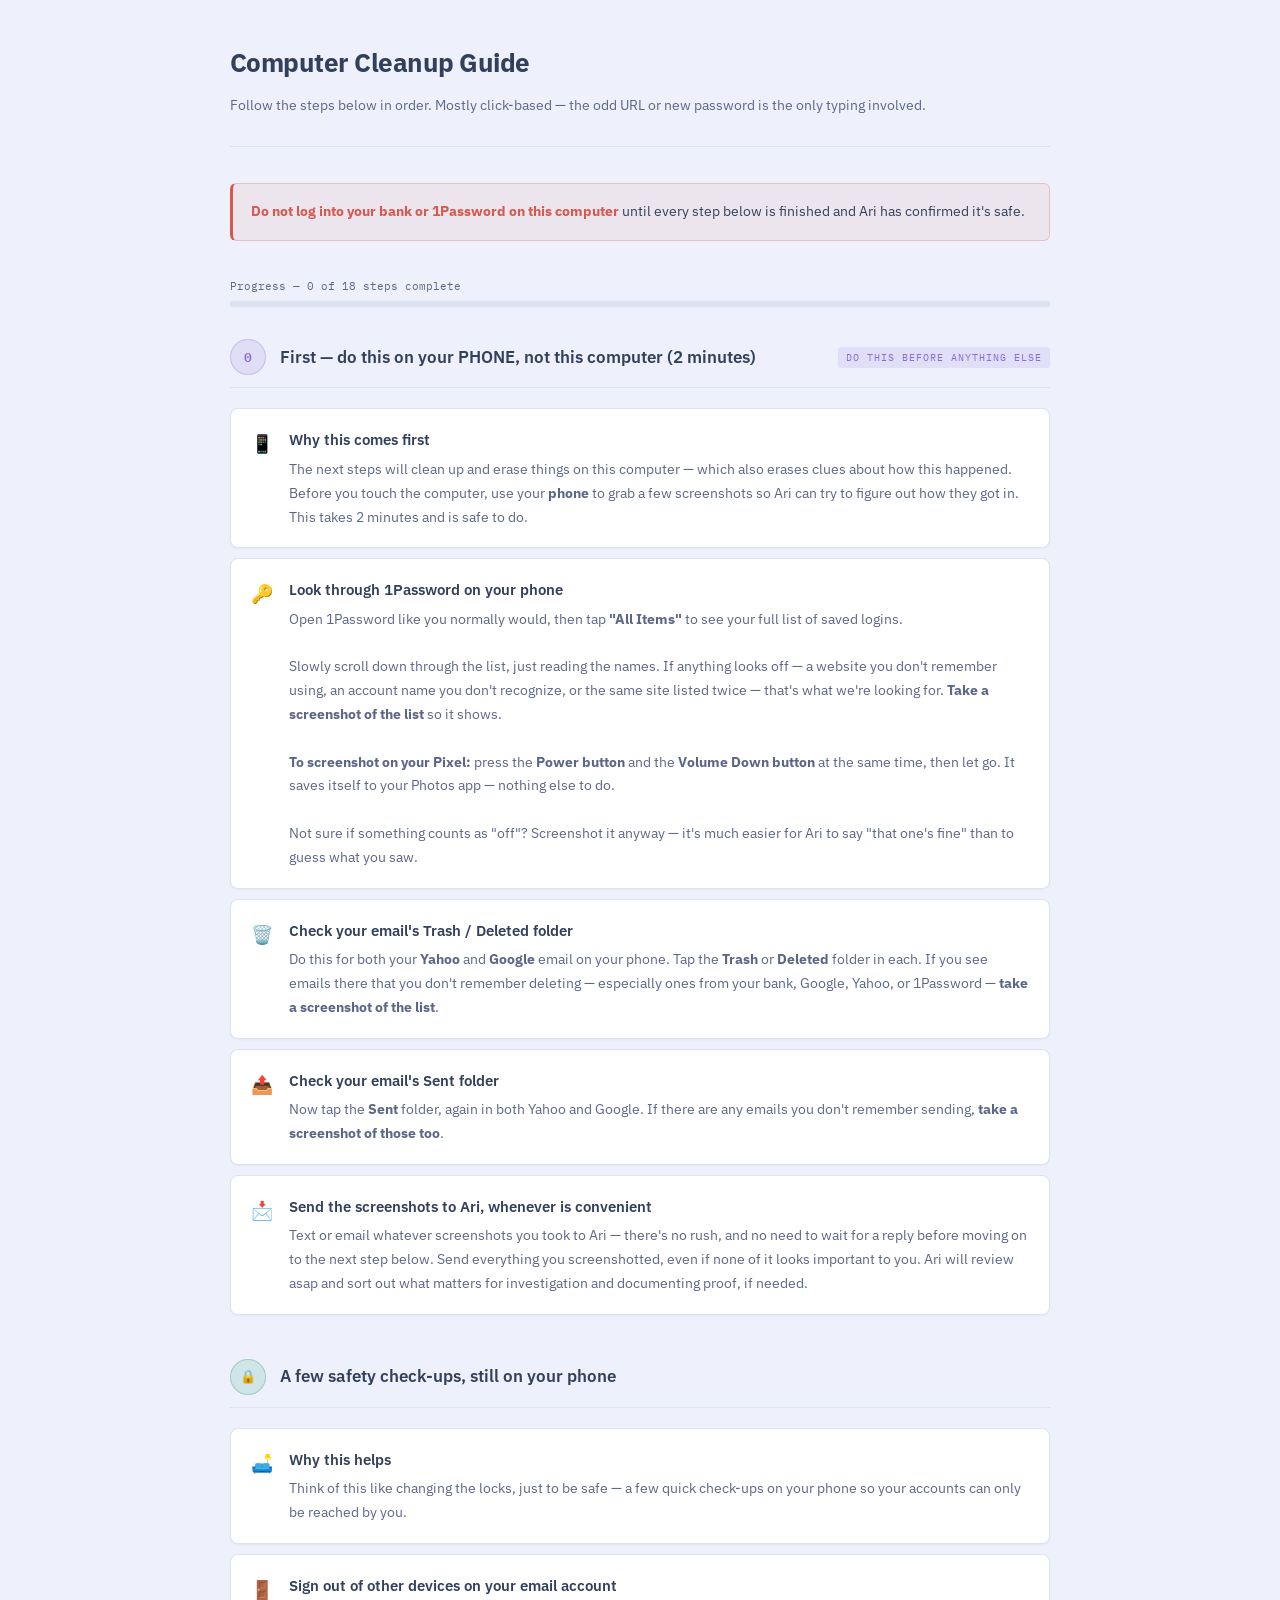
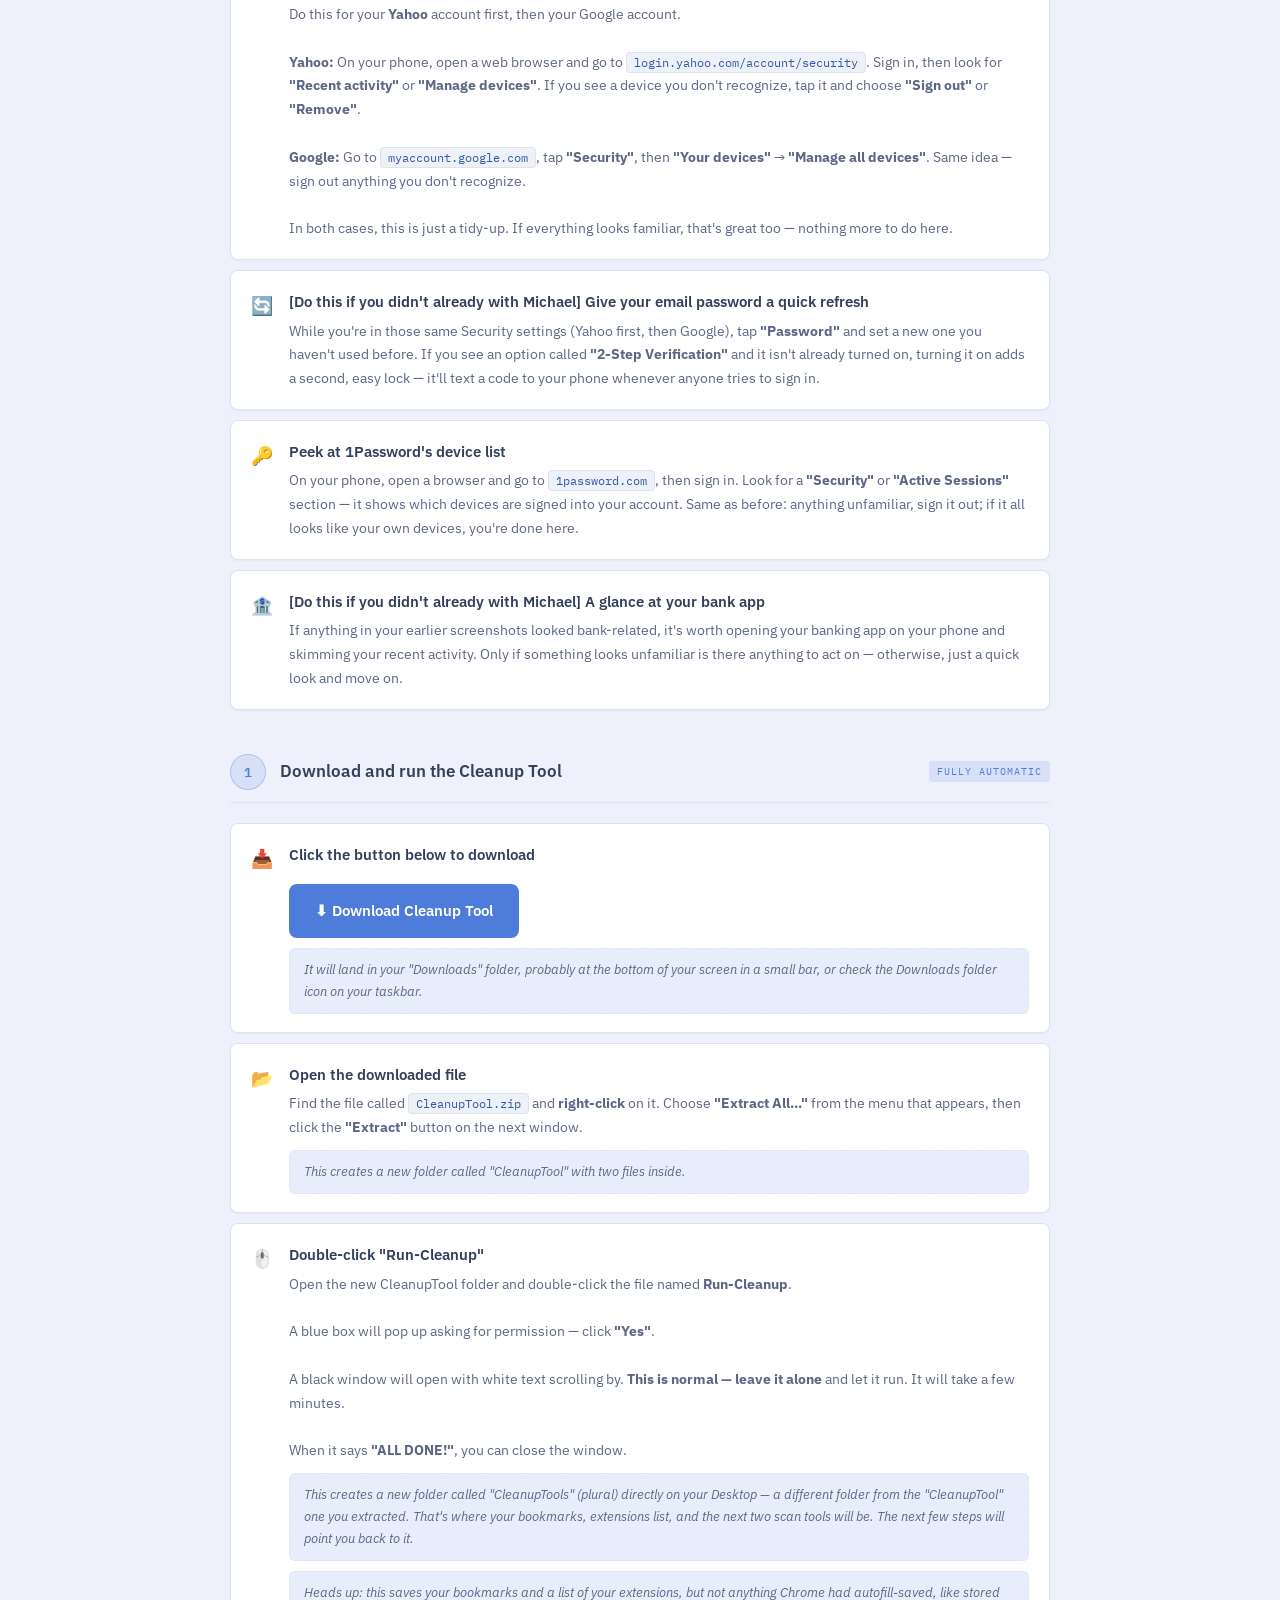
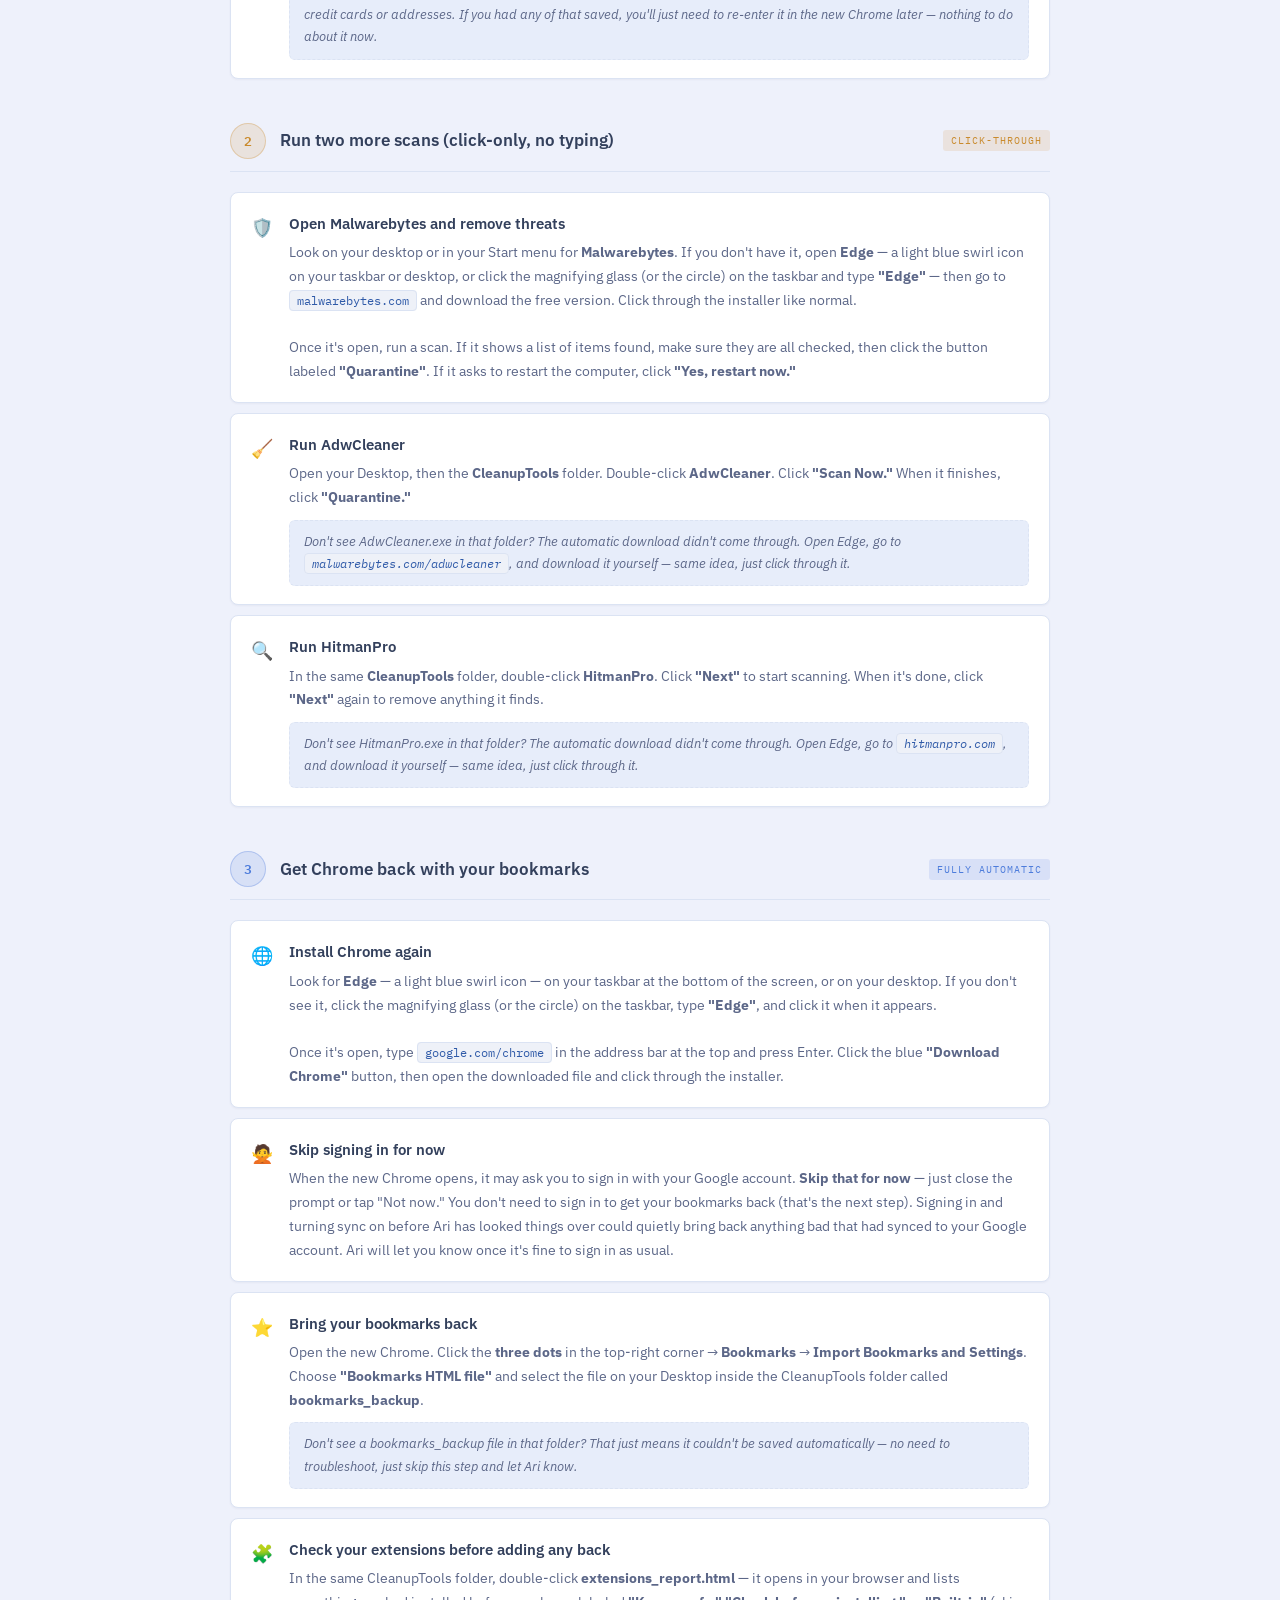
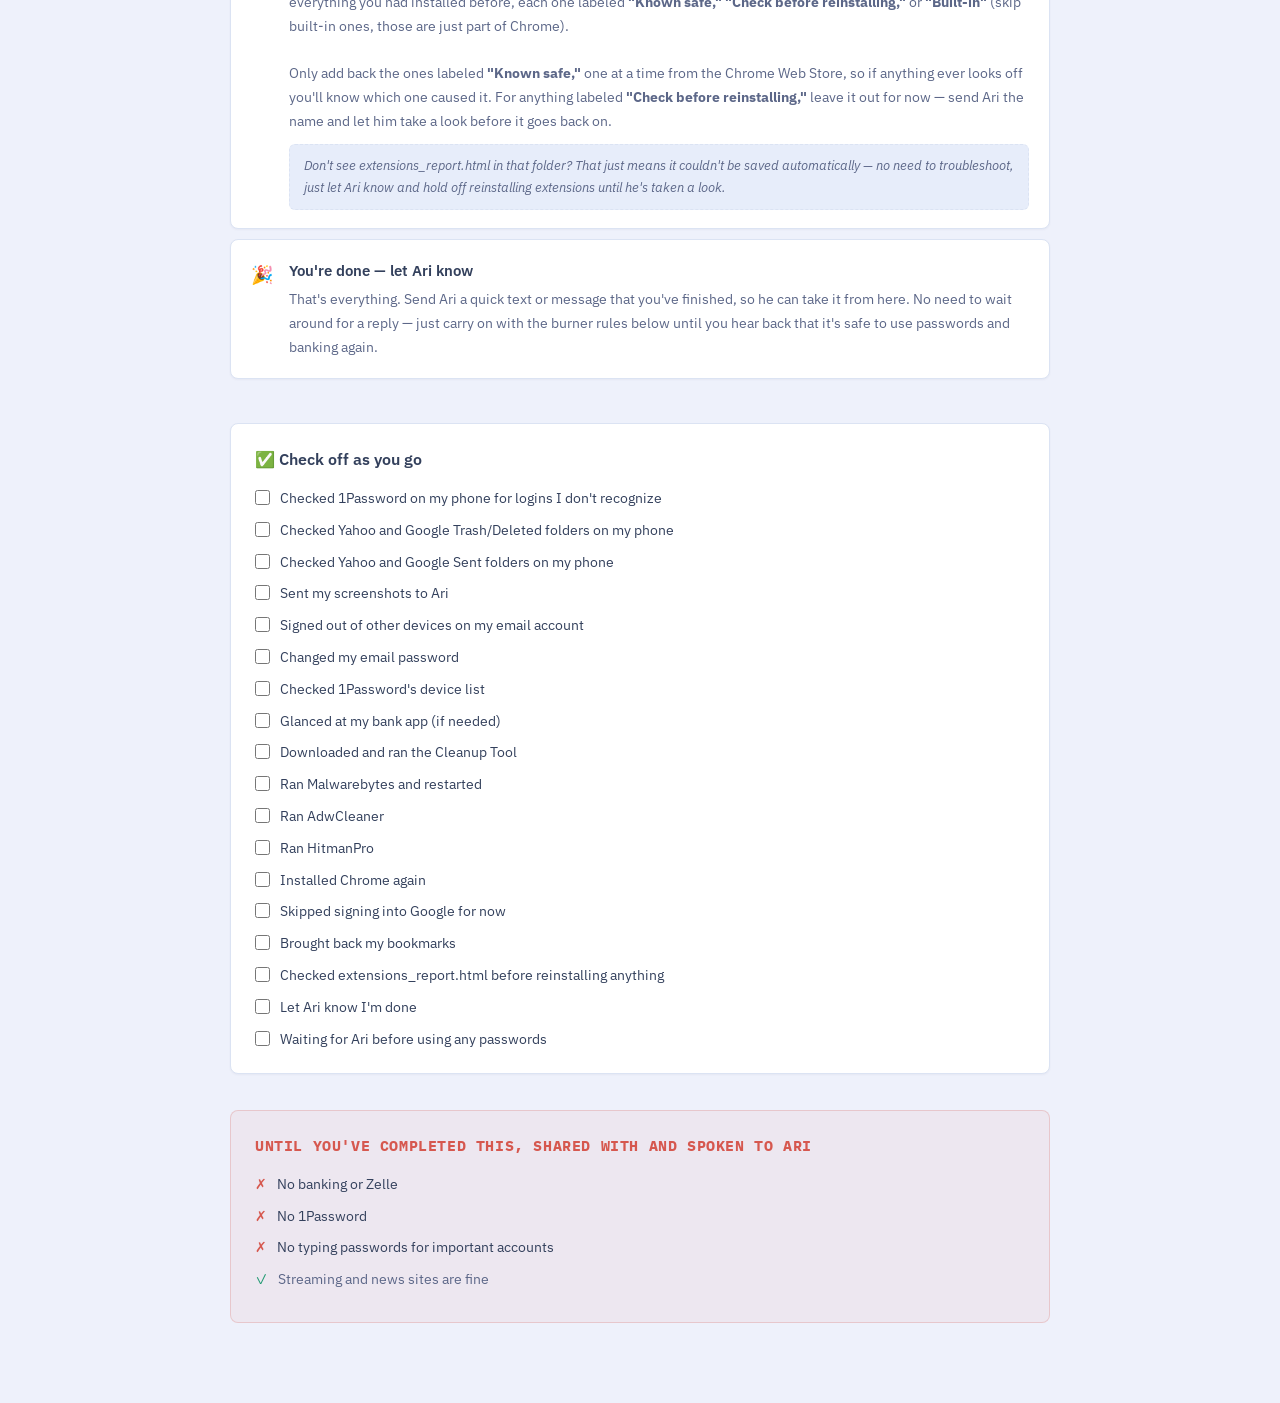
<file: index.html>
<!DOCTYPE html>
<html lang="en">
<head>
<meta charset="UTF-8">
<meta name="viewport" content="width=device-width, initial-scale=1.0">
<title>Computer Cleanup Guide</title>
<style>
  @import url('https://fonts.googleapis.com/css2?family=IBM+Plex+Mono:wght@400;600&family=IBM+Plex+Sans:wght@300;400;600;700&display=swap');
  :root {
    --bg: #eef1fb; --surface: #ffffff; --surface-tint: #e7edfa; --border: #dbe3f3;
    --accent: #4d7cdb; --accent2: #219a72; --warn: #c98a2c; --danger: #d6584f;
    --evidence: #8b6bd8;
    --text: #33405c; --muted: #5c6788; --code-bg: #eef1f8; --code-text: #2f5aa8;
  }
  * { box-sizing: border-box; margin: 0; padding: 0; }
  body { background: var(--bg); color: var(--text); font-family: 'IBM Plex Sans', sans-serif; font-weight: 400; line-height: 1.7; padding: 40px 20px 80px; }
  .container { max-width: 820px; margin: 0 auto; }
  header { border-bottom: 1px solid var(--border); padding-bottom: 28px; margin-bottom: 36px; }
  h1 { font-size: 26px; font-weight: 700; letter-spacing: -.02em; margin-bottom: 10px; color: var(--text); }
  .subtitle { color: var(--muted); font-size: 14px; }
  .warning-box { background: rgba(214,88,79,.08); border: 1px solid rgba(214,88,79,.25); border-left: 3px solid var(--danger); border-radius: 6px; padding: 16px 18px; margin-bottom: 36px; font-size: 14px; color: var(--text); }
  .warning-box strong { color: var(--danger); }
  .phase { margin-bottom: 44px; }
  .phase-header { display: flex; align-items: center; gap: 14px; margin-bottom: 20px; padding-bottom: 12px; border-bottom: 1px solid var(--border); }
  .phase-num { width: 36px; height: 36px; border-radius: 50%; display: flex; align-items: center; justify-content: center; font-family: 'IBM Plex Mono', monospace; font-size: 13px; font-weight: 600; flex-shrink: 0; }
  .phase-num.auto { background: rgba(77,124,219,.14); color: var(--accent); border: 1px solid rgba(77,124,219,.3); }
  .phase-num.manual { background: rgba(201,138,44,.14); color: var(--warn); border: 1px solid rgba(201,138,44,.3); }
  .phase-num.evidence { background: rgba(139,107,216,.14); color: var(--evidence); border: 1px solid rgba(139,107,216,.3); }
  .phase-num.lock { background: rgba(33,154,114,.14); color: var(--accent2); border: 1px solid rgba(33,154,114,.3); }
  .phase-title { font-size: 17px; font-weight: 600; color: var(--text); }
  .phase-tag { font-family: 'IBM Plex Mono', monospace; font-size: 10px; letter-spacing: .1em; text-transform: uppercase; padding: 2px 8px; border-radius: 3px; margin-left: auto; }
  .tag-auto { background: rgba(77,124,219,.14); color: var(--accent); }
  .tag-manual { background: rgba(201,138,44,.14); color: var(--warn); }
  .tag-evidence { background: rgba(139,107,216,.14); color: var(--evidence); }
  .step { background: var(--surface); border: 1px solid var(--border); border-radius: 8px; padding: 18px 20px; margin-bottom: 10px; display: flex; gap: 16px; box-shadow: 0 1px 2px rgba(51,64,92,.05); }
  .step-icon { font-size: 18px; flex-shrink: 0; margin-top: 2px; }
  .step-content { flex: 1; }
  .step-title { font-weight: 600; font-size: 15px; margin-bottom: 5px; color: var(--text); }
  .step-desc { color: var(--muted); font-size: 14px; }
  code { font-family: 'IBM Plex Mono', monospace; font-size: 12px; background: var(--code-bg); border: 1px solid var(--border); padding: 2px 7px; border-radius: 4px; color: var(--code-text); }
  .download-btn { display: inline-block; margin-top: 12px; background: var(--accent); color: #ffffff; border: none; border-radius: 8px; padding: 14px 26px; font-size: 15px; font-weight: 600; text-decoration: none; }
  .download-btn:hover { background: #3c67c2; }
  .burner-rules { background: rgba(214,88,79,.06); border: 1px solid rgba(214,88,79,.22); border-radius: 8px; padding: 22px 24px; margin-top: 36px; }
  .burner-rules h3 { color: var(--danger); font-size: 15px; font-weight: 700; letter-spacing: .04em; text-transform: uppercase; margin-bottom: 14px; font-family: 'IBM Plex Mono', monospace; }
  .rule { display: flex; gap: 10px; margin-bottom: 8px; font-size: 14px; color: var(--text); }
  .rule-icon { color: var(--danger); flex-shrink: 0; }
  .checklist { display: flex; flex-direction: column; gap: 8px; margin-top: 8px; }
  .check-item { display: flex; align-items: flex-start; gap: 10px; font-size: 14px; color: var(--text); cursor: pointer; }
  .check-item input[type=checkbox] { margin-top: 3px; accent-color: var(--accent2); width: 15px; height: 15px; flex-shrink: 0; }
  .check-item.done { text-decoration: line-through; color: var(--muted); }
  .progress-bar-wrap { background: var(--border); border-radius: 99px; height: 6px; margin-bottom: 32px; overflow: hidden; }
  .progress-bar { height: 100%; background: linear-gradient(90deg, var(--accent), var(--accent2)); border-radius: 99px; transition: width .4s ease; width: 0%; }
  .progress-label { font-family: 'IBM Plex Mono', monospace; font-size: 11px; color: var(--muted); margin-bottom: 6px; }
  .screenshot-note { background: var(--surface-tint); border: 1px dashed var(--border); border-radius: 6px; padding: 10px 14px; margin-top: 10px; font-size: 13px; color: var(--muted); font-style: italic; }
</style>
</head>
<body>
<div class="container">

  <header>
    <h1>Computer Cleanup Guide</h1>
    <p class="subtitle">Follow the steps below in order. Mostly click-based — the odd URL or new password is the only typing involved.</p>
  </header>

  <div class="warning-box">
    <strong>Do not log into your bank or 1Password on this computer</strong> until every step below is finished and Ari has confirmed it's safe.
  </div>

  <div class="progress-label" id="progress-label">Progress — 0 of 18 steps complete</div>
  <div class="progress-bar-wrap"><div class="progress-bar" id="progress-bar"></div></div>

  <!-- STEP 0: EVIDENCE -->
  <div class="phase">
    <div class="phase-header">
      <div class="phase-num evidence">0</div>
      <div class="phase-title">First — do this on your PHONE, not this computer (2 minutes)</div>
      <span class="phase-tag tag-evidence">Do this before anything else</span>
    </div>

    <div class="step">
      <div class="step-icon">📱</div>
      <div class="step-content">
        <div class="step-title">Why this comes first</div>
        <div class="step-desc">
          The next steps will clean up and erase things on this computer — which also erases clues about how this happened. Before you touch the computer, use your <strong>phone</strong> to grab a few screenshots so Ari can try to figure out how they got in. This takes 2 minutes and is safe to do.
        </div>
      </div>
    </div>

    <div class="step">
      <div class="step-icon">🔑</div>
      <div class="step-content">
        <div class="step-title">Look through 1Password on your phone</div>
        <div class="step-desc">
          Open 1Password like you normally would, then tap <strong>"All Items"</strong> to see your full list of saved logins.<br><br>
          Slowly scroll down through the list, just reading the names. If anything looks off — a website you don't remember using, an account name you don't recognize, or the same site listed twice — that's what we're looking for. <strong>Take a screenshot of the list</strong> so it shows.<br><br>
          <strong>To screenshot on your Pixel:</strong> press the <strong>Power button</strong> and the <strong>Volume Down button</strong> at the same time, then let go. It saves itself to your Photos app — nothing else to do.<br><br>
          Not sure if something counts as "off"? Screenshot it anyway — it's much easier for Ari to say "that one's fine" than to guess what you saw.
        </div>
      </div>
    </div>

    <div class="step">
      <div class="step-icon">🗑️</div>
      <div class="step-content">
        <div class="step-title">Check your email's Trash / Deleted folder</div>
        <div class="step-desc">
          Do this for both your <strong>Yahoo</strong> and <strong>Google</strong> email on your phone. Tap the <strong>Trash</strong> or <strong>Deleted</strong> folder in each. If you see emails there that you don't remember deleting — especially ones from your bank, Google, Yahoo, or 1Password — <strong>take a screenshot of the list</strong>.
        </div>
      </div>
    </div>

    <div class="step">
      <div class="step-icon">📤</div>
      <div class="step-content">
        <div class="step-title">Check your email's Sent folder</div>
        <div class="step-desc">
          Now tap the <strong>Sent</strong> folder, again in both Yahoo and Google. If there are any emails you don't remember sending, <strong>take a screenshot of those too</strong>.
        </div>
      </div>
    </div>

    <div class="step">
      <div class="step-icon">📩</div>
      <div class="step-content">
        <div class="step-title">Send the screenshots to Ari, whenever is convenient</div>
        <div class="step-desc">
          Text or email whatever screenshots you took to Ari — there's no rush, and no need to wait for a reply before moving on to the next step below. Send everything you screenshotted, even if none of it looks important to you. Ari will review asap and sort out what matters for investigation and documenting proof, if needed.
        </div>
      </div>
    </div>
  </div>

  <!-- STEP 0.5: LOCK THE DOORS -->
  <div class="phase">
    <div class="phase-header">
      <div class="phase-num lock">🔒</div>
      <div class="phase-title">A few safety check-ups, still on your phone</div>
    </div>

    <div class="step">
      <div class="step-icon">🛋️</div>
      <div class="step-content">
        <div class="step-title">Why this helps</div>
        <div class="step-desc">
          Think of this like changing the locks, just to be safe — a few quick check-ups on your phone so your accounts can only be reached by you.
        </div>
      </div>
    </div>

    <div class="step">
      <div class="step-icon">🚪</div>
      <div class="step-content">
        <div class="step-title">Sign out of other devices on your email account</div>
        <div class="step-desc">
          Do this for your <strong>Yahoo</strong> account first, then your Google account.<br><br>
          <strong>Yahoo:</strong> On your phone, open a web browser and go to <code>login.yahoo.com/account/security</code>. Sign in, then look for <strong>"Recent activity"</strong> or <strong>"Manage devices"</strong>. If you see a device you don't recognize, tap it and choose <strong>"Sign out"</strong> or <strong>"Remove"</strong>.<br><br>
          <strong>Google:</strong> Go to <code>myaccount.google.com</code>, tap <strong>"Security"</strong>, then <strong>"Your devices"</strong> → <strong>"Manage all devices"</strong>. Same idea — sign out anything you don't recognize.<br><br>
          In both cases, this is just a tidy-up. If everything looks familiar, that's great too — nothing more to do here.
        </div>
      </div>
    </div>

    <div class="step">
      <div class="step-icon">🔄</div>
      <div class="step-content">
        <div class="step-title">[Do this if you didn't already with Michael] Give your email password a quick refresh</div>
        <div class="step-desc">
          While you're in those same Security settings (Yahoo first, then Google), tap <strong>"Password"</strong> and set a new one you haven't used before. If you see an option called <strong>"2-Step Verification"</strong> and it isn't already turned on, turning it on adds a second, easy lock — it'll text a code to your phone whenever anyone tries to sign in.
        </div>
      </div>
    </div>

    <div class="step">
      <div class="step-icon">🔑</div>
      <div class="step-content">
        <div class="step-title">Peek at 1Password's device list</div>
        <div class="step-desc">
          On your phone, open a browser and go to <code>1password.com</code>, then sign in. Look for a <strong>"Security"</strong> or <strong>"Active Sessions"</strong> section — it shows which devices are signed into your account. Same as before: anything unfamiliar, sign it out; if it all looks like your own devices, you're done here.
        </div>
      </div>
    </div>

    <div class="step">
      <div class="step-icon">🏦</div>
      <div class="step-content">
        <div class="step-title">[Do this if you didn't already with Michael] A glance at your bank app</div>
        <div class="step-desc">
          If anything in your earlier screenshots looked bank-related, it's worth opening your banking app on your phone and skimming your recent activity. Only if something looks unfamiliar is there anything to act on — otherwise, just a quick look and move on.
        </div>
      </div>
    </div>
  </div>

  <!-- STEP 1 -->
  <div class="phase">
    <div class="phase-header">
      <div class="phase-num auto">1</div>
      <div class="phase-title">Download and run the Cleanup Tool</div>
      <span class="phase-tag tag-auto">Fully automatic</span>
    </div>

    <div class="step">
      <div class="step-icon">📥</div>
      <div class="step-content">
        <div class="step-title">Click the button below to download</div>
        <div class="step-desc">
          <a class="download-btn" href="CleanupTool.zip" download>⬇ Download Cleanup Tool</a>
          <div class="screenshot-note">It will land in your "Downloads" folder, probably at the bottom of your screen in a small bar, or check the Downloads folder icon on your taskbar.</div>
        </div>
      </div>
    </div>

    <div class="step">
      <div class="step-icon">📂</div>
      <div class="step-content">
        <div class="step-title">Open the downloaded file</div>
        <div class="step-desc">
          Find the file called <code>CleanupTool.zip</code> and <strong>right-click</strong> on it. Choose <strong>"Extract All..."</strong> from the menu that appears, then click the <strong>"Extract"</strong> button on the next window.
          <div class="screenshot-note">This creates a new folder called "CleanupTool" with two files inside.</div>
        </div>
      </div>
    </div>

    <div class="step">
      <div class="step-icon">🖱️</div>
      <div class="step-content">
        <div class="step-title">Double-click "Run-Cleanup"</div>
        <div class="step-desc">
          Open the new CleanupTool folder and double-click the file named <strong>Run-Cleanup</strong>.<br><br>
          A blue box will pop up asking for permission — click <strong>"Yes"</strong>.<br><br>
          A black window will open with white text scrolling by. <strong>This is normal — leave it alone</strong> and let it run. It will take a few minutes.<br><br>
          When it says <strong>"ALL DONE!"</strong>, you can close the window.
          <div class="screenshot-note">This creates a new folder called "CleanupTools" (plural) directly on your Desktop — a different folder from the "CleanupTool" one you extracted. That's where your bookmarks, extensions list, and the next two scan tools will be. The next few steps will point you back to it.</div>
          <div class="screenshot-note">Heads up: this saves your bookmarks and a list of your extensions, but not anything Chrome had autofill-saved, like stored credit cards or addresses. If you had any of that saved, you'll just need to re-enter it in the new Chrome later — nothing to do about it now.</div>
        </div>
      </div>
    </div>
  </div>

  <!-- STEP 2 -->
  <div class="phase">
    <div class="phase-header">
      <div class="phase-num manual">2</div>
      <div class="phase-title">Run two more scans (click-only, no typing)</div>
      <span class="phase-tag tag-manual">Click-through</span>
    </div>

    <div class="step">
      <div class="step-icon">🛡️</div>
      <div class="step-content">
        <div class="step-title">Open Malwarebytes and remove threats</div>
        <div class="step-desc">
          Look on your desktop or in your Start menu for <strong>Malwarebytes</strong>. If you don't have it, open <strong>Edge</strong> — a light blue swirl icon on your taskbar or desktop, or click the magnifying glass (or the circle) on the taskbar and type <strong>"Edge"</strong> — then go to <code>malwarebytes.com</code> and download the free version. Click through the installer like normal.<br><br>
          Once it's open, run a scan. If it shows a list of items found, make sure they are all checked, then click the button labeled <strong>"Quarantine"</strong>. If it asks to restart the computer, click <strong>"Yes, restart now."</strong>
        </div>
      </div>
    </div>

    <div class="step">
      <div class="step-icon">🧹</div>
      <div class="step-content">
        <div class="step-title">Run AdwCleaner</div>
        <div class="step-desc">
          Open your Desktop, then the <strong>CleanupTools</strong> folder. Double-click <strong>AdwCleaner</strong>. Click <strong>"Scan Now."</strong> When it finishes, click <strong>"Quarantine."</strong>
          <div class="screenshot-note">Don't see AdwCleaner.exe in that folder? The automatic download didn't come through. Open Edge, go to <code>malwarebytes.com/adwcleaner</code>, and download it yourself — same idea, just click through it.</div>
        </div>
      </div>
    </div>

    <div class="step">
      <div class="step-icon">🔍</div>
      <div class="step-content">
        <div class="step-title">Run HitmanPro</div>
        <div class="step-desc">
          In the same <strong>CleanupTools</strong> folder, double-click <strong>HitmanPro</strong>. Click <strong>"Next"</strong> to start scanning. When it's done, click <strong>"Next"</strong> again to remove anything it finds.
          <div class="screenshot-note">Don't see HitmanPro.exe in that folder? The automatic download didn't come through. Open Edge, go to <code>hitmanpro.com</code>, and download it yourself — same idea, just click through it.</div>
        </div>
      </div>
    </div>
  </div>

  <!-- STEP 3 -->
  <div class="phase">
    <div class="phase-header">
      <div class="phase-num auto">3</div>
      <div class="phase-title">Get Chrome back with your bookmarks</div>
      <span class="phase-tag tag-auto">Fully automatic</span>
    </div>

    <div class="step">
      <div class="step-icon">🌐</div>
      <div class="step-content">
        <div class="step-title">Install Chrome again</div>
        <div class="step-desc">
          Look for <strong>Edge</strong> — a light blue swirl icon — on your taskbar at the bottom of the screen, or on your desktop. If you don't see it, click the magnifying glass (or the circle) on the taskbar, type <strong>"Edge"</strong>, and click it when it appears.<br><br>
          Once it's open, type <code>google.com/chrome</code> in the address bar at the top and press Enter. Click the blue <strong>"Download Chrome"</strong> button, then open the downloaded file and click through the installer.
        </div>
      </div>
    </div>

    <div class="step">
      <div class="step-icon">🙅</div>
      <div class="step-content">
        <div class="step-title">Skip signing in for now</div>
        <div class="step-desc">
          When the new Chrome opens, it may ask you to sign in with your Google account. <strong>Skip that for now</strong> — just close the prompt or tap "Not now." You don't need to sign in to get your bookmarks back (that's the next step). Signing in and turning sync on before Ari has looked things over could quietly bring back anything bad that had synced to your Google account. Ari will let you know once it's fine to sign in as usual.
        </div>
      </div>
    </div>

    <div class="step">
      <div class="step-icon">⭐</div>
      <div class="step-content">
        <div class="step-title">Bring your bookmarks back</div>
        <div class="step-desc">
          Open the new Chrome. Click the <strong>three dots</strong> in the top-right corner → <strong>Bookmarks</strong> → <strong>Import Bookmarks and Settings</strong>. Choose <strong>"Bookmarks HTML file"</strong> and select the file on your Desktop inside the CleanupTools folder called <strong>bookmarks_backup</strong>.
          <div class="screenshot-note">Don't see a bookmarks_backup file in that folder? That just means it couldn't be saved automatically — no need to troubleshoot, just skip this step and let Ari know.</div>
        </div>
      </div>
    </div>

    <div class="step">
      <div class="step-icon">🧩</div>
      <div class="step-content">
        <div class="step-title">Check your extensions before adding any back</div>
        <div class="step-desc">
          In the same CleanupTools folder, double-click <strong>extensions_report.html</strong> — it opens in your browser and lists everything you had installed before, each one labeled <strong>"Known safe,"</strong> <strong>"Check before reinstalling,"</strong> or <strong>"Built-in"</strong> (skip built-in ones, those are just part of Chrome).<br><br>
          Only add back the ones labeled <strong>"Known safe,"</strong> one at a time from the Chrome Web Store, so if anything ever looks off you'll know which one caused it. For anything labeled <strong>"Check before reinstalling,"</strong> leave it out for now — send Ari the name and let him take a look before it goes back on.
          <div class="screenshot-note">Don't see extensions_report.html in that folder? That just means it couldn't be saved automatically — no need to troubleshoot, just let Ari know and hold off reinstalling extensions until he's taken a look.</div>
        </div>
      </div>
    </div>

    <div class="step">
      <div class="step-icon">🎉</div>
      <div class="step-content">
        <div class="step-title">You're done — let Ari know</div>
        <div class="step-desc">
          That's everything. Send Ari a quick text or message that you've finished, so he can take it from here. No need to wait around for a reply — just carry on with the burner rules below until you hear back that it's safe to use passwords and banking again.
        </div>
      </div>
    </div>
  </div>

  <!-- CHECKLIST -->
  <div style="background:var(--surface); border:1px solid var(--border); border-radius:8px; padding:22px 24px; margin-bottom:28px; box-shadow:0 1px 2px rgba(51,64,92,.05);">
    <div style="font-weight:600; margin-bottom:14px; color:var(--text);">✅ Check off as you go</div>
    <div class="checklist" id="checklist">
      <label class="check-item"><input type="checkbox" onchange="updateProgress()"> Checked 1Password on my phone for logins I don't recognize</label>
      <label class="check-item"><input type="checkbox" onchange="updateProgress()"> Checked Yahoo and Google Trash/Deleted folders on my phone</label>
      <label class="check-item"><input type="checkbox" onchange="updateProgress()"> Checked Yahoo and Google Sent folders on my phone</label>
      <label class="check-item"><input type="checkbox" onchange="updateProgress()"> Sent my screenshots to Ari</label>
      <label class="check-item"><input type="checkbox" onchange="updateProgress()"> Signed out of other devices on my email account</label>
      <label class="check-item"><input type="checkbox" onchange="updateProgress()"> Changed my email password</label>
      <label class="check-item"><input type="checkbox" onchange="updateProgress()"> Checked 1Password's device list</label>
      <label class="check-item"><input type="checkbox" onchange="updateProgress()"> Glanced at my bank app (if needed)</label>
      <label class="check-item"><input type="checkbox" onchange="updateProgress()"> Downloaded and ran the Cleanup Tool</label>
      <label class="check-item"><input type="checkbox" onchange="updateProgress()"> Ran Malwarebytes and restarted</label>
      <label class="check-item"><input type="checkbox" onchange="updateProgress()"> Ran AdwCleaner</label>
      <label class="check-item"><input type="checkbox" onchange="updateProgress()"> Ran HitmanPro</label>
      <label class="check-item"><input type="checkbox" onchange="updateProgress()"> Installed Chrome again</label>
      <label class="check-item"><input type="checkbox" onchange="updateProgress()"> Skipped signing into Google for now</label>
      <label class="check-item"><input type="checkbox" onchange="updateProgress()"> Brought back my bookmarks</label>
      <label class="check-item"><input type="checkbox" onchange="updateProgress()"> Checked extensions_report.html before reinstalling anything</label>
      <label class="check-item"><input type="checkbox" onchange="updateProgress()"> Let Ari know I'm done</label>
      <label class="check-item"><input type="checkbox" onchange="updateProgress()"> Waiting for Ari before using any passwords</label>
    </div>
  </div>

  <div class="burner-rules">
    <h3>Until you've completed this, shared with and spoken to Ari</h3>
    <div class="rule"><span class="rule-icon">✗</span> <span>No banking or Zelle</span></div>
    <div class="rule"><span class="rule-icon">✗</span> <span>No 1Password</span></div>
    <div class="rule"><span class="rule-icon">✗</span> <span>No typing passwords for important accounts</span></div>
    <div class="rule"><span class="rule-icon" style="color:var(--accent2)">✓</span> <span style="color:var(--muted)">Streaming and news sites are fine</span></div>
  </div>

</div>

<script>
  function updateProgress() {
    const boxes = document.querySelectorAll('#checklist input[type=checkbox]');
    const total = boxes.length;
    const done = [...boxes].filter(b => b.checked).length;
    const pct = Math.round((done / total) * 100);
    document.getElementById('progress-bar').style.width = pct + '%';
    document.getElementById('progress-label').textContent = `Progress — ${done} of ${total} steps complete`;
    boxes.forEach(b => { b.closest('.check-item').classList.toggle('done', b.checked); });
  }
</script>
</body>
</html>
</file>
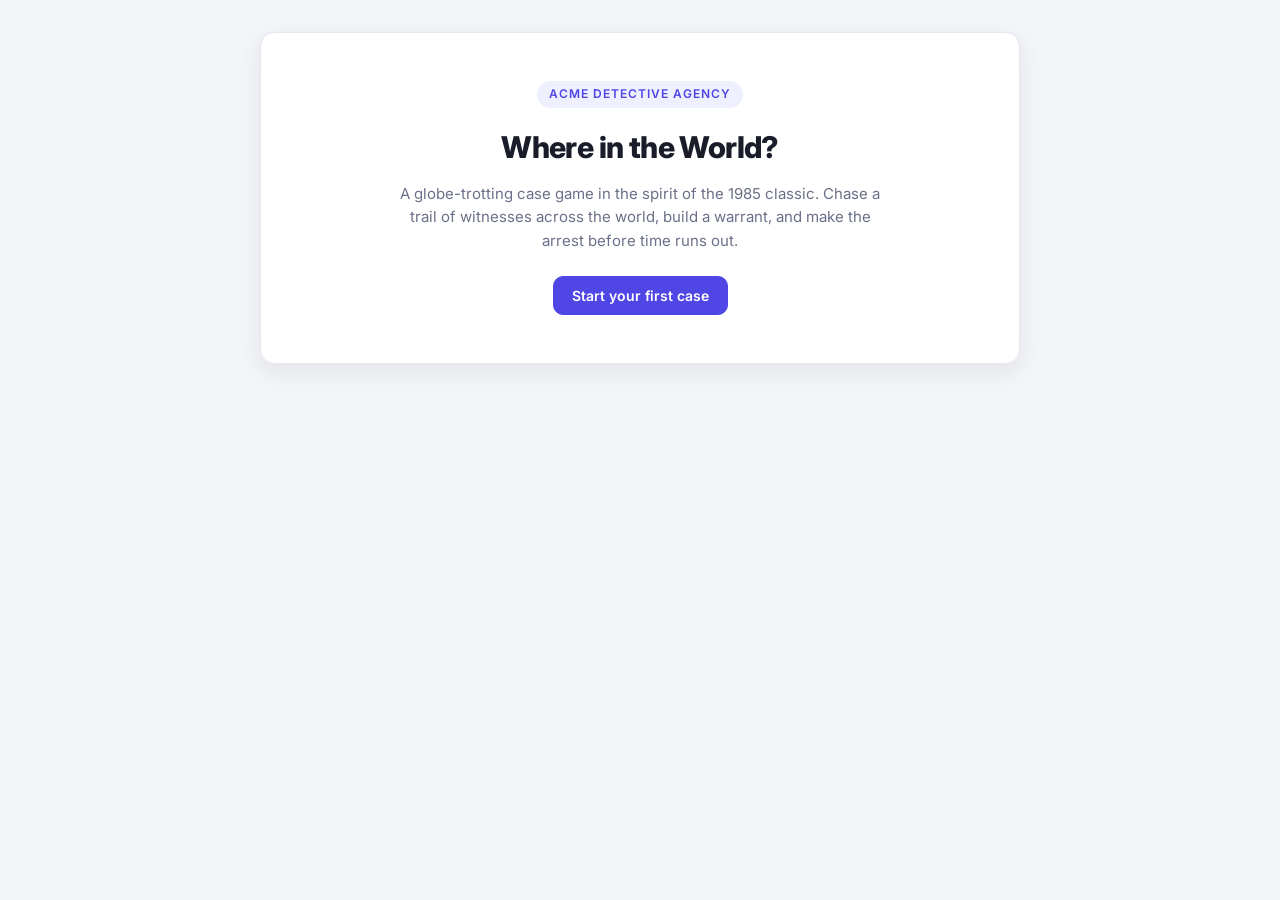
<file: carmen-sandiego/index.html>
<!DOCTYPE html>
<html lang="en">
<head>
<meta charset="UTF-8">
<meta name="viewport" content="width=device-width, initial-scale=1.0">
<title>Where in the World? — A Carmen Sandiego-style Case Game</title>
<link rel="stylesheet" href="style.css">
</head>
<body>
  <div id="app">
    <div id="titlecard" class="titlecard">
      <span class="eyebrow">ACME Detective Agency</span>
      <h1>Where in the World?</h1>
      <p>A globe-trotting case game in the spirit of the 1985 classic.
      Chase a trail of witnesses across the world, build a warrant, and
      make the arrest before time runs out.</p>
      <button class="btn btn-primary" onclick="newGame()">Start your first case</button>
    </div>
    <div id="screen"></div>
  </div>

  <script src="data.js"></script>
  <script src="game.js"></script>
</body>
</html>
</file>
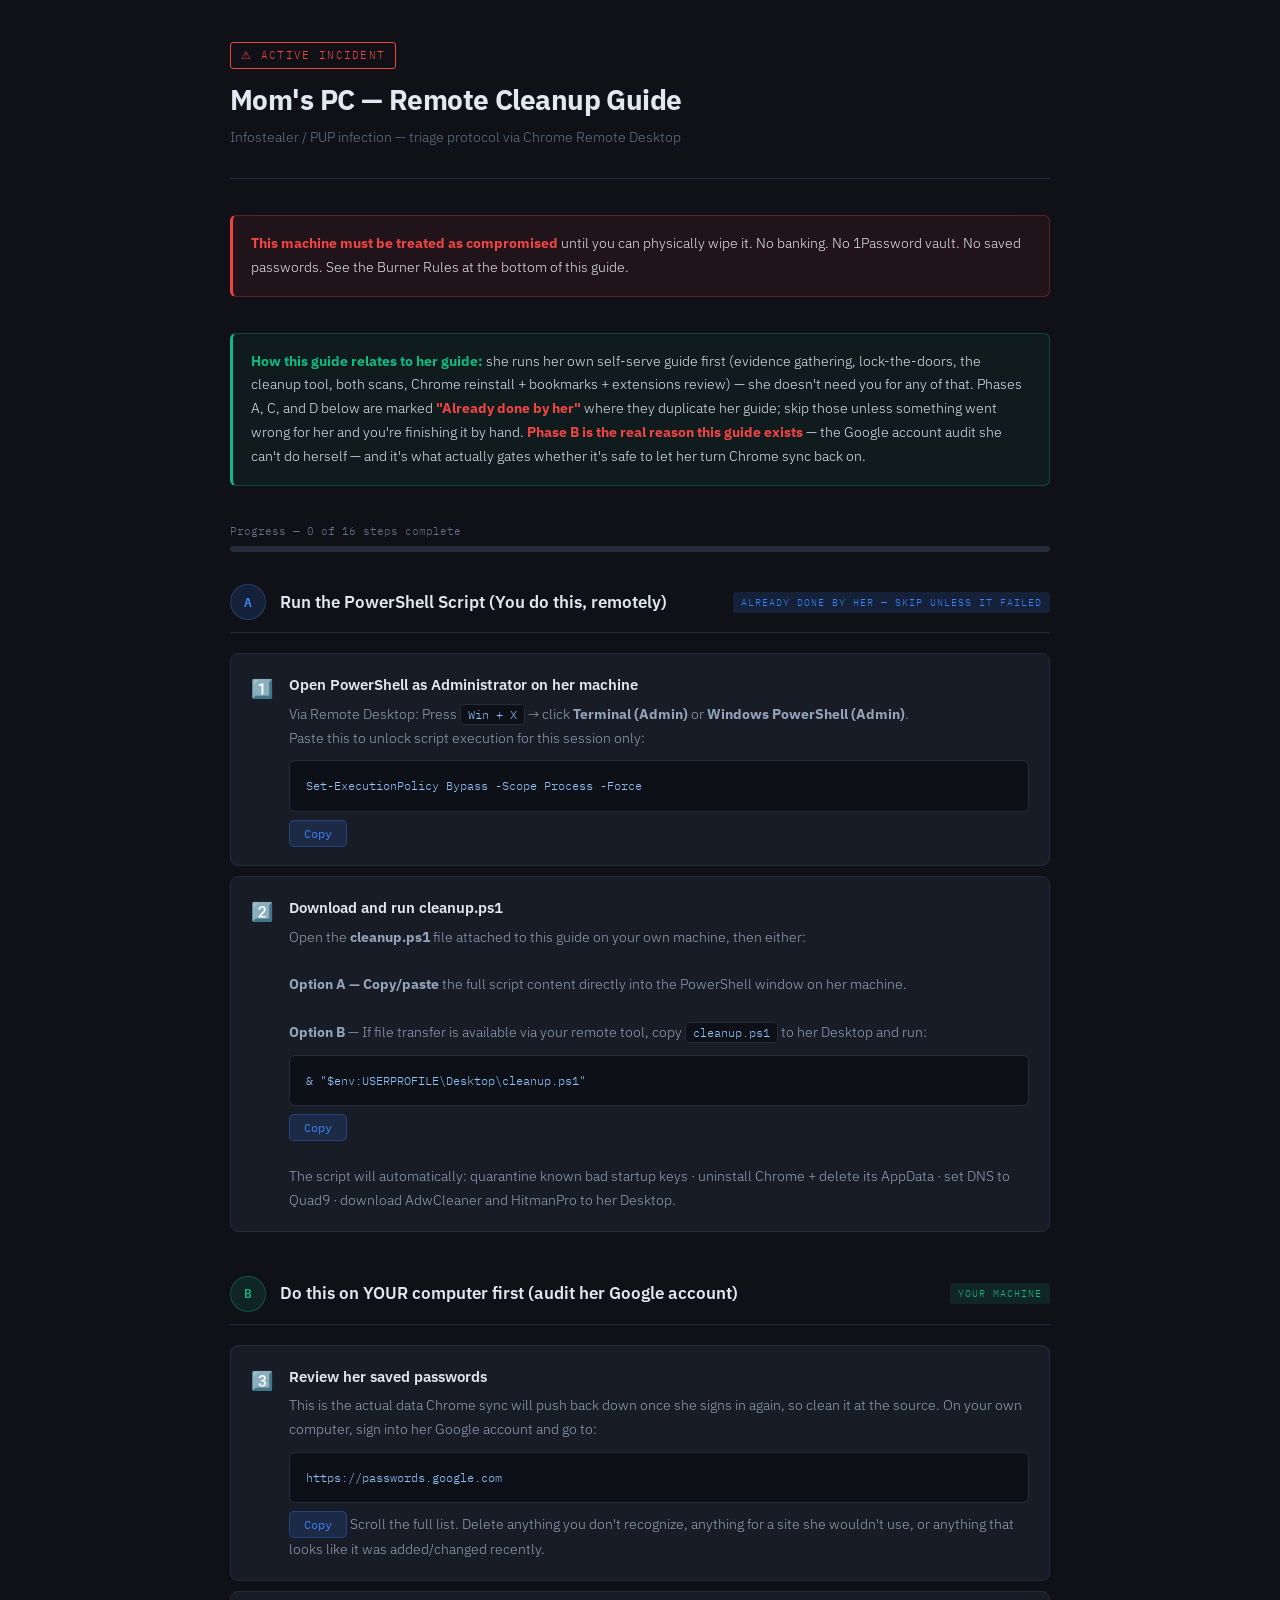
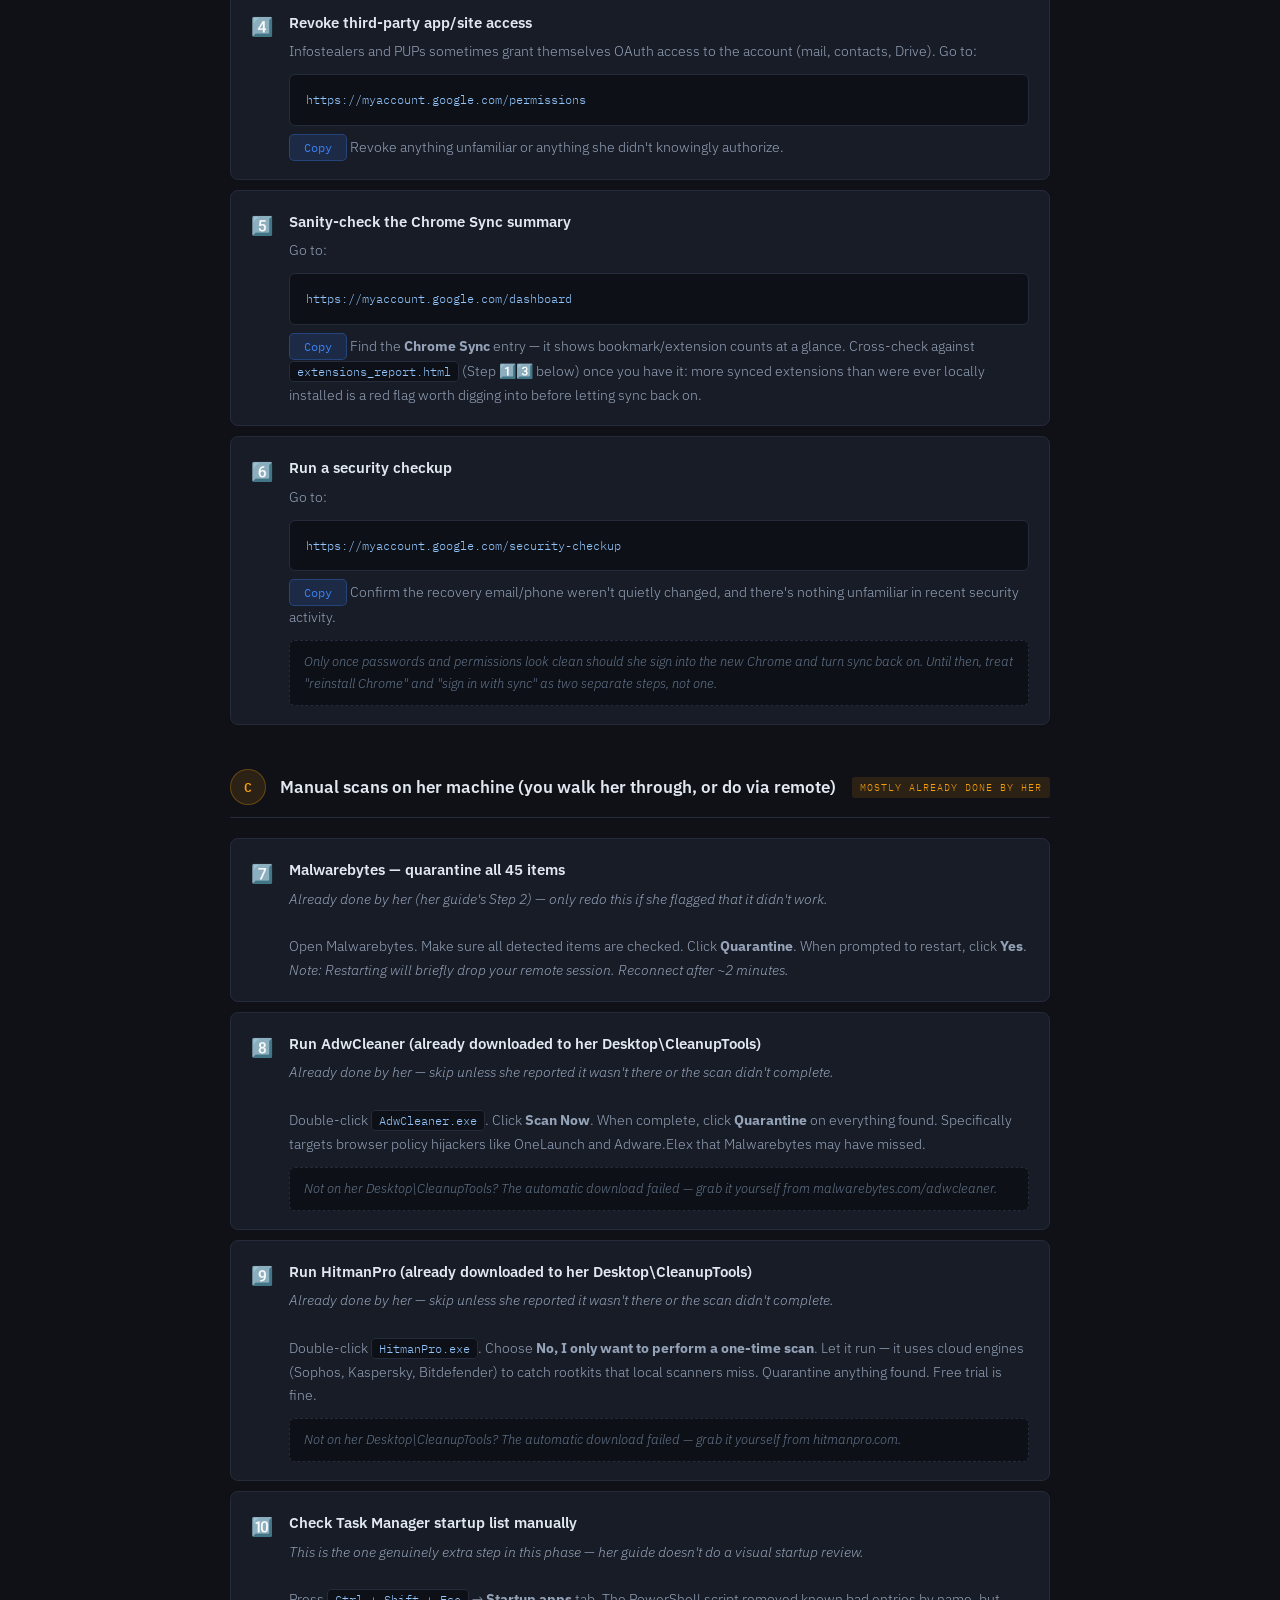
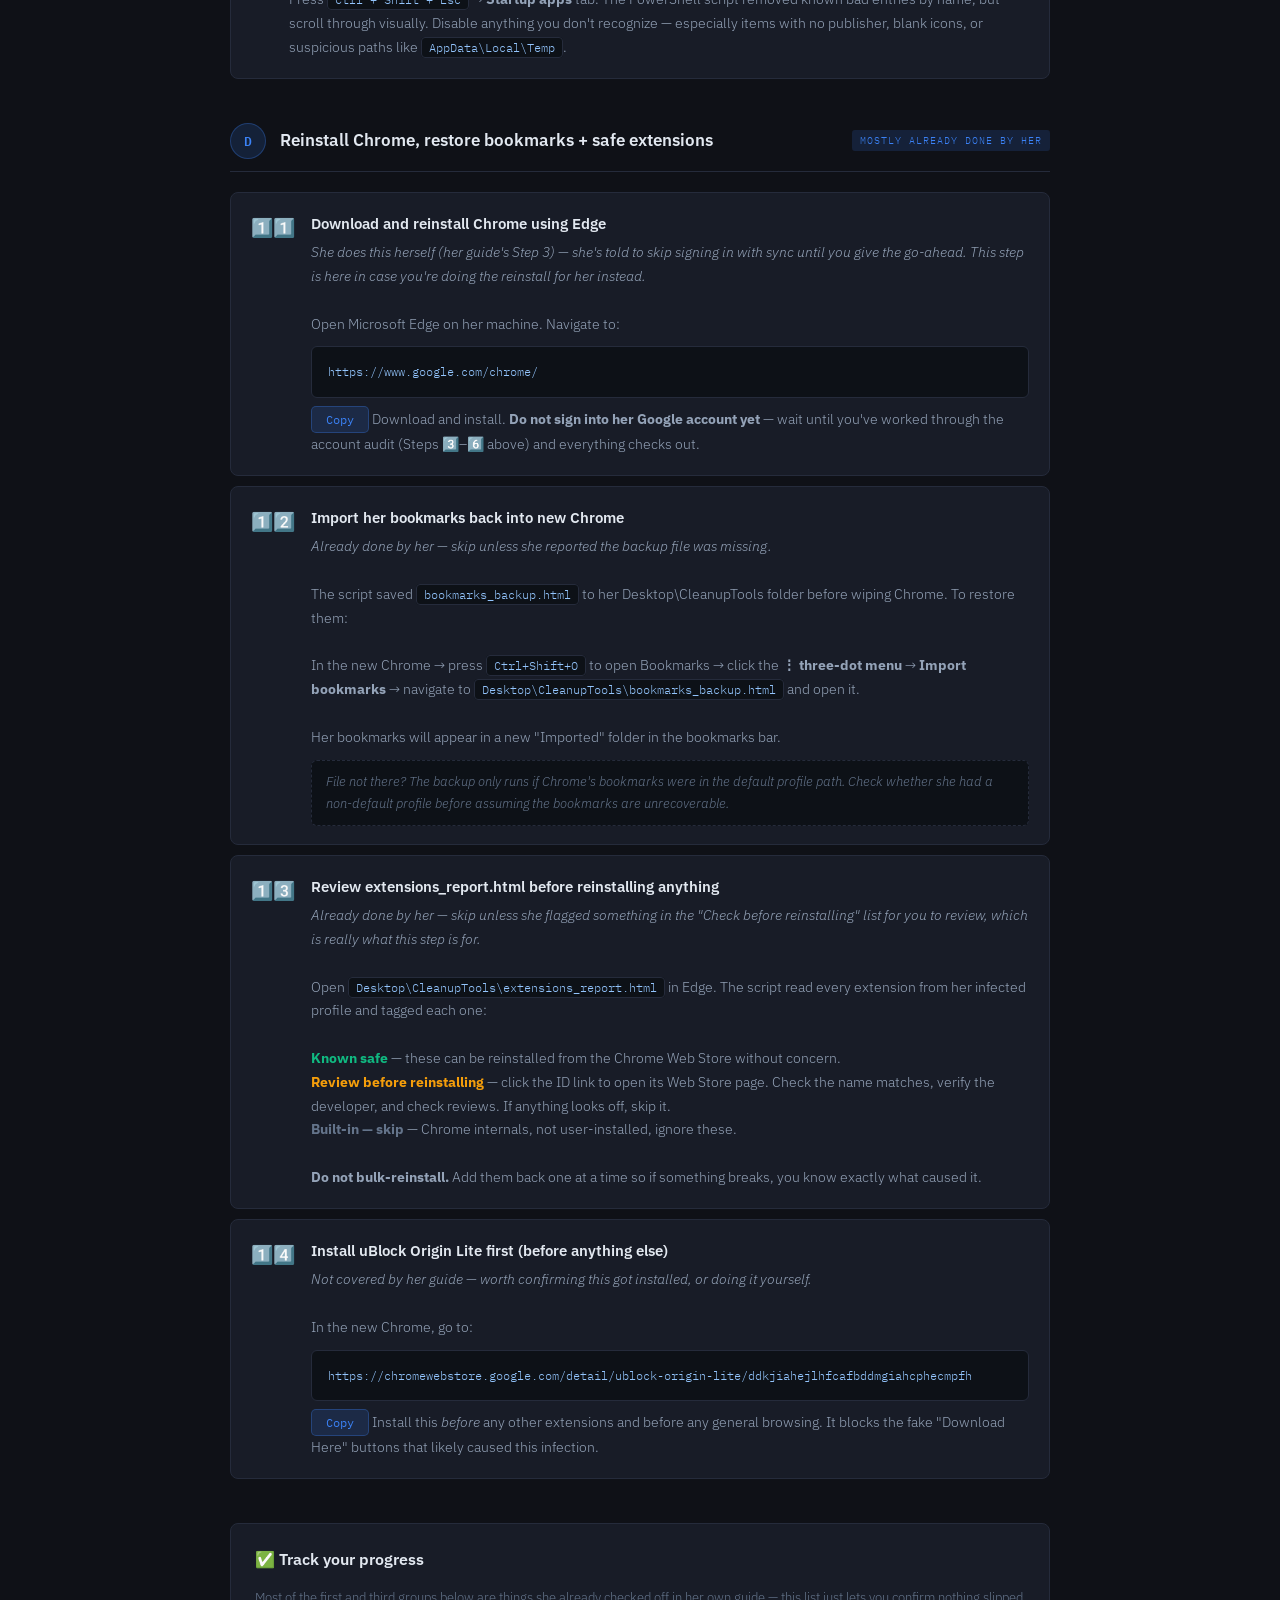
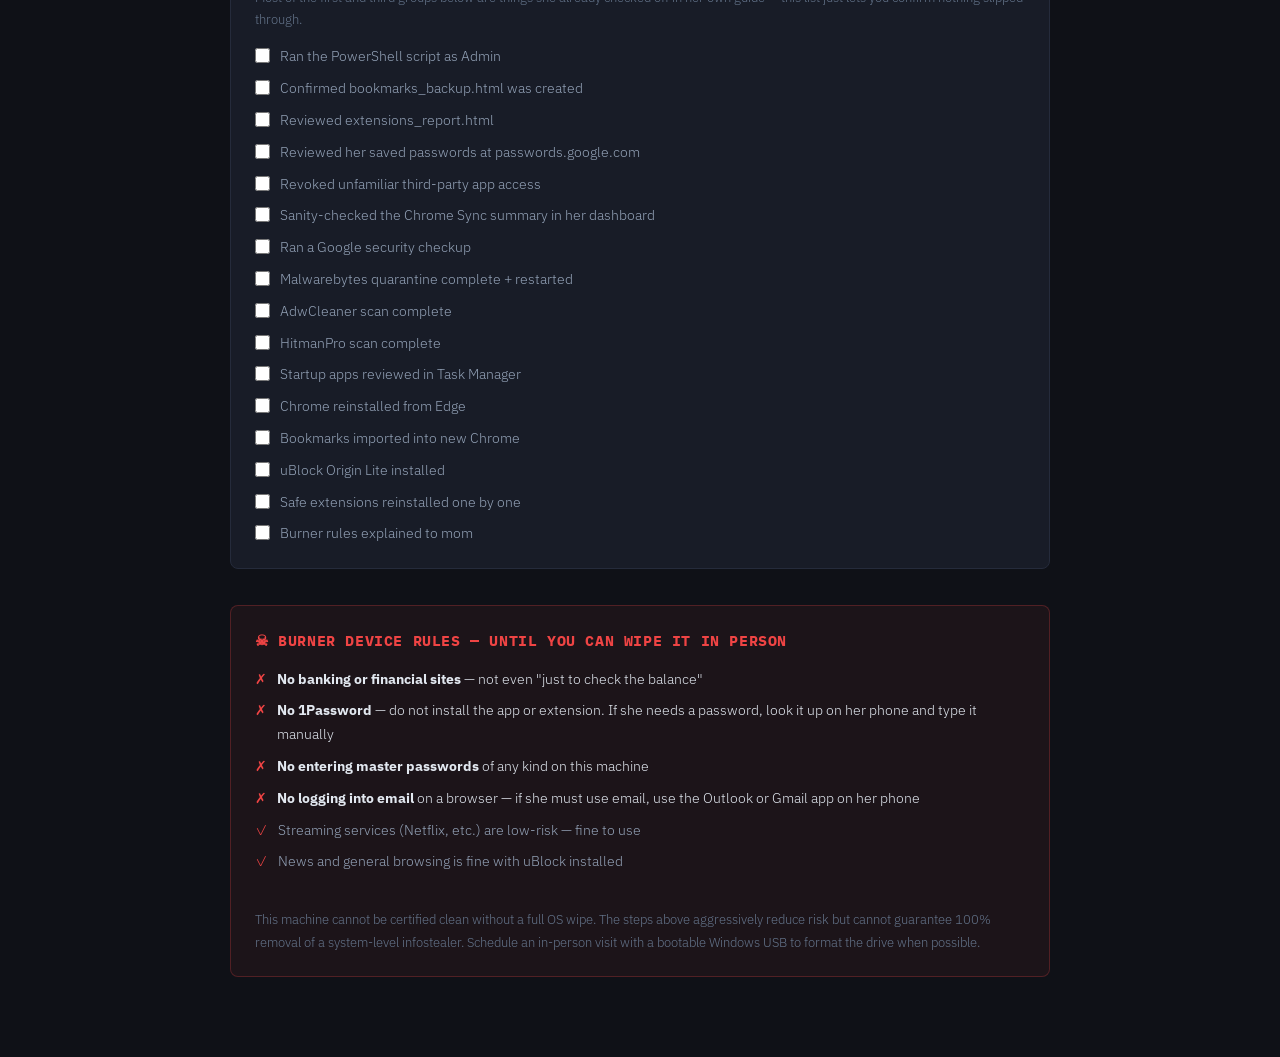
<file: ari-remote-guide.html>
<!DOCTYPE html>
<html lang="en">
<head>
<meta charset="UTF-8">
<meta name="viewport" content="width=device-width, initial-scale=1.0">
<title>Mom's PC — Remote Cleanup Guide</title>
<style>
  @import url('https://fonts.googleapis.com/css2?family=IBM+Plex+Mono:wght@400;600&family=IBM+Plex+Sans:wght@300;400;600;700&display=swap');

  :root {
    --bg: #0f1117;
    --surface: #181c27;
    --border: #252b3b;
    --accent: #3b82f6;
    --accent2: #10b981;
    --warn: #f59e0b;
    --danger: #ef4444;
    --text: #e2e8f0;
    --muted: #64748b;
    --code-bg: #0d1117;
  }

  * { box-sizing: border-box; margin: 0; padding: 0; }

  body {
    background: var(--bg);
    color: var(--text);
    font-family: 'IBM Plex Sans', sans-serif;
    font-weight: 300;
    line-height: 1.7;
    padding: 40px 20px 80px;
  }

  .container { max-width: 820px; margin: 0 auto; }

  header {
    border-bottom: 1px solid var(--border);
    padding-bottom: 28px;
    margin-bottom: 36px;
  }

  .badge {
    display: inline-block;
    font-family: 'IBM Plex Mono', monospace;
    font-size: 11px;
    letter-spacing: .12em;
    text-transform: uppercase;
    color: var(--danger);
    border: 1px solid var(--danger);
    padding: 3px 10px;
    border-radius: 3px;
    margin-bottom: 14px;
  }

  h1 {
    font-size: 28px;
    font-weight: 700;
    letter-spacing: -.02em;
    line-height: 1.2;
    margin-bottom: 10px;
  }

  .subtitle {
    color: var(--muted);
    font-size: 14px;
  }

  .warning-box {
    background: rgba(239,68,68,.08);
    border: 1px solid rgba(239,68,68,.3);
    border-left: 3px solid var(--danger);
    border-radius: 6px;
    padding: 16px 18px;
    margin-bottom: 36px;
    font-size: 14px;
  }

  .warning-box strong { color: var(--danger); }

  .phase {
    margin-bottom: 44px;
  }

  .phase-header {
    display: flex;
    align-items: center;
    gap: 14px;
    margin-bottom: 20px;
    padding-bottom: 12px;
    border-bottom: 1px solid var(--border);
  }

  .phase-num {
    width: 36px; height: 36px;
    border-radius: 50%;
    display: flex; align-items: center; justify-content: center;
    font-family: 'IBM Plex Mono', monospace;
    font-size: 13px;
    font-weight: 600;
    flex-shrink: 0;
  }

  .phase-num.auto { background: rgba(59,130,246,.15); color: var(--accent); border: 1px solid rgba(59,130,246,.3); }
  .phase-num.manual { background: rgba(245,158,11,.12); color: var(--warn); border: 1px solid rgba(245,158,11,.3); }
  .phase-num.google { background: rgba(16,185,129,.12); color: var(--accent2); border: 1px solid rgba(16,185,129,.3); }

  .phase-title { font-size: 17px; font-weight: 600; }

  .phase-tag {
    font-family: 'IBM Plex Mono', monospace;
    font-size: 10px;
    letter-spacing: .1em;
    text-transform: uppercase;
    padding: 2px 8px;
    border-radius: 3px;
    margin-left: auto;
  }

  .tag-auto { background: rgba(59,130,246,.15); color: var(--accent); }
  .tag-manual { background: rgba(245,158,11,.12); color: var(--warn); }
  .tag-google { background: rgba(16,185,129,.12); color: var(--accent2); }

  .step {
    background: var(--surface);
    border: 1px solid var(--border);
    border-radius: 8px;
    padding: 18px 20px;
    margin-bottom: 10px;
    display: flex;
    gap: 16px;
  }

  .step-icon {
    font-size: 18px;
    flex-shrink: 0;
    margin-top: 2px;
  }

  .step-content { flex: 1; }
  .step-title { font-weight: 600; font-size: 15px; margin-bottom: 5px; }
  .step-desc { color: #94a3b8; font-size: 14px; }

  code {
    font-family: 'IBM Plex Mono', monospace;
    font-size: 12px;
    background: var(--code-bg);
    border: 1px solid var(--border);
    padding: 2px 7px;
    border-radius: 4px;
    color: #93c5fd;
  }

  .code-block {
    font-family: 'IBM Plex Mono', monospace;
    font-size: 12px;
    background: var(--code-bg);
    border: 1px solid var(--border);
    border-radius: 6px;
    padding: 14px 16px;
    margin-top: 10px;
    color: #93c5fd;
    white-space: pre;
    overflow-x: auto;
    line-height: 1.8;
  }

  .copy-btn {
    display: inline-block;
    margin-top: 8px;
    background: rgba(59,130,246,.15);
    color: var(--accent);
    border: 1px solid rgba(59,130,246,.3);
    border-radius: 5px;
    padding: 5px 14px;
    font-size: 12px;
    font-family: 'IBM Plex Mono', monospace;
    cursor: pointer;
    transition: background .15s;
  }
  .copy-btn:hover { background: rgba(59,130,246,.25); }

  .burner-rules {
    background: rgba(239,68,68,.06);
    border: 1px solid rgba(239,68,68,.25);
    border-radius: 8px;
    padding: 22px 24px;
    margin-top: 36px;
  }

  .burner-rules h3 {
    color: var(--danger);
    font-size: 15px;
    font-weight: 700;
    letter-spacing: .04em;
    text-transform: uppercase;
    margin-bottom: 14px;
    font-family: 'IBM Plex Mono', monospace;
  }

  .rule {
    display: flex;
    gap: 10px;
    margin-bottom: 8px;
    font-size: 14px;
  }

  .rule-icon { color: var(--danger); flex-shrink: 0; }

  .checklist {
    display: flex;
    flex-direction: column;
    gap: 8px;
    margin-top: 8px;
  }

  .check-item {
    display: flex;
    align-items: flex-start;
    gap: 10px;
    font-size: 14px;
    color: #94a3b8;
    cursor: pointer;
  }

  .check-item input[type=checkbox] {
    margin-top: 3px;
    accent-color: var(--accent2);
    width: 15px; height: 15px;
    flex-shrink: 0;
  }

  .check-item.done { text-decoration: line-through; color: var(--muted); }

  .progress-bar-wrap {
    background: var(--border);
    border-radius: 99px;
    height: 6px;
    margin-bottom: 32px;
    overflow: hidden;
  }

  .progress-bar {
    height: 100%;
    background: linear-gradient(90deg, var(--accent), var(--accent2));
    border-radius: 99px;
    transition: width .4s ease;
    width: 0%;
  }

  .progress-label {
    font-family: 'IBM Plex Mono', monospace;
    font-size: 11px;
    color: var(--muted);
    margin-bottom: 6px;
  }

  .screenshot-note {
    background: var(--code-bg);
    border: 1px dashed var(--border);
    border-radius: 6px;
    padding: 10px 14px;
    margin-top: 10px;
    font-size: 13px;
    color: var(--muted);
    font-style: italic;
  }
</style>
</head>
<body>
<div class="container">

  <header>
    <div class="badge">⚠ Active Incident</div>
    <h1>Mom's PC — Remote Cleanup Guide</h1>
    <p class="subtitle">Infostealer / PUP infection — triage protocol via Chrome Remote Desktop</p>
  </header>

  <div class="warning-box">
    <strong>This machine must be treated as compromised</strong> until you can physically wipe it. No banking. No 1Password vault. No saved passwords. See the Burner Rules at the bottom of this guide.
  </div>

  <div class="warning-box" style="border-color: rgba(16,185,129,.3); border-left-color: var(--accent2); background: rgba(16,185,129,.06);">
    <strong style="color: var(--accent2);">How this guide relates to her guide:</strong> she runs her own self-serve guide first (evidence gathering, lock-the-doors, the cleanup tool, both scans, Chrome reinstall + bookmarks + extensions review) — she doesn't need you for any of that. Phases A, C, and D below are marked <strong>"Already done by her"</strong> where they duplicate her guide; skip those unless something went wrong for her and you're finishing it by hand. <strong>Phase B is the real reason this guide exists</strong> — the Google account audit she can't do herself — and it's what actually gates whether it's safe to let her turn Chrome sync back on.
  </div>

  <!-- PROGRESS -->
  <div class="progress-label" id="progress-label">Progress — 0 of 16 steps complete</div>
  <div class="progress-bar-wrap"><div class="progress-bar" id="progress-bar"></div></div>

  <!-- ===================== PHASE A ===================== -->
  <div class="phase">
    <div class="phase-header">
      <div class="phase-num auto">A</div>
      <div class="phase-title">Run the PowerShell Script (You do this, remotely)</div>
      <span class="phase-tag tag-auto">Already done by her — skip unless it failed</span>
    </div>

    <div class="step">
      <div class="step-icon">1️⃣</div>
      <div class="step-content">
        <div class="step-title">Open PowerShell as Administrator on her machine</div>
        <div class="step-desc">
          Via Remote Desktop: Press <code>Win + X</code> → click <strong>Terminal (Admin)</strong> or <strong>Windows PowerShell (Admin)</strong>.<br>
          Paste this to unlock script execution for this session only:
          <div class="code-block">Set-ExecutionPolicy Bypass -Scope Process -Force</div>
          <button class="copy-btn" onclick="copyText('Set-ExecutionPolicy Bypass -Scope Process -Force')">Copy</button>
        </div>
      </div>
    </div>

    <div class="step">
      <div class="step-icon">2️⃣</div>
      <div class="step-content">
        <div class="step-title">Download and run cleanup.ps1</div>
        <div class="step-desc">
          Open the <strong>cleanup.ps1</strong> file attached to this guide on your own machine, then either:<br><br>
          <strong>Option A — Copy/paste</strong> the full script content directly into the PowerShell window on her machine.<br><br>
          <strong>Option B</strong> — If file transfer is available via your remote tool, copy <code>cleanup.ps1</code> to her Desktop and run:
          <div class="code-block">& "$env:USERPROFILE\Desktop\cleanup.ps1"</div>
          <button class="copy-btn" onclick="copyText('& &quot;$env:USERPROFILE\\Desktop\\cleanup.ps1&quot;')">Copy</button>
          <br><br>
          The script will automatically: quarantine known bad startup keys · uninstall Chrome + delete its AppData · set DNS to Quad9 · download AdwCleaner and HitmanPro to her Desktop.
        </div>
      </div>
    </div>
  </div>

  <!-- ===================== PHASE B ===================== -->
  <div class="phase">
    <div class="phase-header">
      <div class="phase-num google">B</div>
      <div class="phase-title">Do this on YOUR computer first (audit her Google account)</div>
      <span class="phase-tag tag-google">Your machine</span>
    </div>

    <div class="step">
      <div class="step-icon">3️⃣</div>
      <div class="step-content">
        <div class="step-title">Review her saved passwords</div>
        <div class="step-desc">
          This is the actual data Chrome sync will push back down once she signs in again, so clean it at the source. On your own computer, sign into her Google account and go to:
          <div class="code-block">https://passwords.google.com</div>
          <button class="copy-btn" onclick="copyText('https://passwords.google.com')">Copy</button>
          Scroll the full list. Delete anything you don't recognize, anything for a site she wouldn't use, or anything that looks like it was added/changed recently.
        </div>
      </div>
    </div>

    <div class="step">
      <div class="step-icon">4️⃣</div>
      <div class="step-content">
        <div class="step-title">Revoke third-party app/site access</div>
        <div class="step-desc">
          Infostealers and PUPs sometimes grant themselves OAuth access to the account (mail, contacts, Drive). Go to:
          <div class="code-block">https://myaccount.google.com/permissions</div>
          <button class="copy-btn" onclick="copyText('https://myaccount.google.com/permissions')">Copy</button>
          Revoke anything unfamiliar or anything she didn't knowingly authorize.
        </div>
      </div>
    </div>

    <div class="step">
      <div class="step-icon">5️⃣</div>
      <div class="step-content">
        <div class="step-title">Sanity-check the Chrome Sync summary</div>
        <div class="step-desc">
          Go to:
          <div class="code-block">https://myaccount.google.com/dashboard</div>
          <button class="copy-btn" onclick="copyText('https://myaccount.google.com/dashboard')">Copy</button>
          Find the <strong>Chrome Sync</strong> entry — it shows bookmark/extension counts at a glance. Cross-check against <code>extensions_report.html</code> (Step 1️⃣3️⃣ below) once you have it: more synced extensions than were ever locally installed is a red flag worth digging into before letting sync back on.
        </div>
      </div>
    </div>

    <div class="step">
      <div class="step-icon">6️⃣</div>
      <div class="step-content">
        <div class="step-title">Run a security checkup</div>
        <div class="step-desc">
          Go to:
          <div class="code-block">https://myaccount.google.com/security-checkup</div>
          <button class="copy-btn" onclick="copyText('https://myaccount.google.com/security-checkup')">Copy</button>
          Confirm the recovery email/phone weren't quietly changed, and there's nothing unfamiliar in recent security activity.
          <div class="screenshot-note">Only once passwords and permissions look clean should she sign into the new Chrome and turn sync back on. Until then, treat "reinstall Chrome" and "sign in with sync" as two separate steps, not one.</div>
        </div>
      </div>
    </div>
  </div>

  <!-- ===================== PHASE C ===================== -->
  <div class="phase">
    <div class="phase-header">
      <div class="phase-num manual">C</div>
      <div class="phase-title">Manual scans on her machine (you walk her through, or do via remote)</div>
      <span class="phase-tag tag-manual">Mostly already done by her</span>
    </div>

    <div class="step">
      <div class="step-icon">7️⃣</div>
      <div class="step-content">
        <div class="step-title">Malwarebytes — quarantine all 45 items</div>
        <div class="step-desc">
          <em>Already done by her (her guide's Step 2) — only redo this if she flagged that it didn't work.</em><br><br>
          Open Malwarebytes. Make sure all detected items are checked. Click <strong>Quarantine</strong>. When prompted to restart, click <strong>Yes</strong>.<br>
          <em>Note: Restarting will briefly drop your remote session. Reconnect after ~2 minutes.</em>
        </div>
      </div>
    </div>

    <div class="step">
      <div class="step-icon">8️⃣</div>
      <div class="step-content">
        <div class="step-title">Run AdwCleaner (already downloaded to her Desktop\CleanupTools)</div>
        <div class="step-desc">
          <em>Already done by her — skip unless she reported it wasn't there or the scan didn't complete.</em><br><br>
          Double-click <code>AdwCleaner.exe</code>. Click <strong>Scan Now</strong>. When complete, click <strong>Quarantine</strong> on everything found. Specifically targets browser policy hijackers like OneLaunch and Adware.Elex that Malwarebytes may have missed.
          <div class="screenshot-note">Not on her Desktop\CleanupTools? The automatic download failed — grab it yourself from malwarebytes.com/adwcleaner.</div>
        </div>
      </div>
    </div>

    <div class="step">
      <div class="step-icon">9️⃣</div>
      <div class="step-content">
        <div class="step-title">Run HitmanPro (already downloaded to her Desktop\CleanupTools)</div>
        <div class="step-desc">
          <em>Already done by her — skip unless she reported it wasn't there or the scan didn't complete.</em><br><br>
          Double-click <code>HitmanPro.exe</code>. Choose <strong>No, I only want to perform a one-time scan</strong>. Let it run — it uses cloud engines (Sophos, Kaspersky, Bitdefender) to catch rootkits that local scanners miss. Quarantine anything found. Free trial is fine.
          <div class="screenshot-note">Not on her Desktop\CleanupTools? The automatic download failed — grab it yourself from hitmanpro.com.</div>
        </div>
      </div>
    </div>

    <div class="step">
      <div class="step-icon">🔟</div>
      <div class="step-content">
        <div class="step-title">Check Task Manager startup list manually</div>
        <div class="step-desc">
          <em>This is the one genuinely extra step in this phase — her guide doesn't do a visual startup review.</em><br><br>
          Press <code>Ctrl + Shift + Esc</code> → <strong>Startup apps</strong> tab. The PowerShell script removed known bad entries by name, but scroll through visually. Disable anything you don't recognize — especially items with no publisher, blank icons, or suspicious paths like <code>AppData\Local\Temp</code>.
        </div>
      </div>
    </div>
  </div>

  <!-- ===================== PHASE D ===================== -->
  <div class="phase">
    <div class="phase-header">
      <div class="phase-num auto">D</div>
      <div class="phase-title">Reinstall Chrome, restore bookmarks + safe extensions</div>
      <span class="phase-tag tag-auto">Mostly already done by her</span>
    </div>

    <div class="step">
      <div class="step-icon">1️⃣1️⃣</div>
      <div class="step-content">
        <div class="step-title">Download and reinstall Chrome using Edge</div>
        <div class="step-desc">
          <em>She does this herself (her guide's Step 3) — she's told to skip signing in with sync until you give the go-ahead. This step is here in case you're doing the reinstall for her instead.</em><br><br>
          Open Microsoft Edge on her machine. Navigate to:
          <div class="code-block">https://www.google.com/chrome/</div>
          <button class="copy-btn" onclick="copyText('https://www.google.com/chrome/')">Copy</button>
          Download and install. <strong>Do not sign into her Google account yet</strong> — wait until you've worked through the account audit (Steps 3️⃣–6️⃣ above) and everything checks out.
        </div>
      </div>
    </div>

    <div class="step">
      <div class="step-icon">1️⃣2️⃣</div>
      <div class="step-content">
        <div class="step-title">Import her bookmarks back into new Chrome</div>
        <div class="step-desc">
          <em>Already done by her — skip unless she reported the backup file was missing.</em><br><br>
          The script saved <code>bookmarks_backup.html</code> to her Desktop\CleanupTools folder before wiping Chrome. To restore them:<br><br>
          In the new Chrome → press <code>Ctrl+Shift+O</code> to open Bookmarks → click the <strong>⋮ three-dot menu</strong> → <strong>Import bookmarks</strong> → navigate to <code>Desktop\CleanupTools\bookmarks_backup.html</code> and open it.<br><br>
          Her bookmarks will appear in a new "Imported" folder in the bookmarks bar.
          <div class="screenshot-note">File not there? The backup only runs if Chrome's bookmarks were in the default profile path. Check whether she had a non-default profile before assuming the bookmarks are unrecoverable.</div>
        </div>
      </div>
    </div>

    <div class="step">
      <div class="step-icon">1️⃣3️⃣</div>
      <div class="step-content">
        <div class="step-title">Review extensions_report.html before reinstalling anything</div>
        <div class="step-desc">
          <em>Already done by her — skip unless she flagged something in the "Check before reinstalling" list for you to review, which is really what this step is for.</em><br><br>
          Open <code>Desktop\CleanupTools\extensions_report.html</code> in Edge. The script read every extension from her infected profile and tagged each one:<br><br>
          <strong style="color:#10b981">Known safe</strong> — these can be reinstalled from the Chrome Web Store without concern.<br>
          <strong style="color:#f59e0b">Review before reinstalling</strong> — click the ID link to open its Web Store page. Check the name matches, verify the developer, and check reviews. If anything looks off, skip it.<br>
          <strong style="color:#64748b">Built-in — skip</strong> — Chrome internals, not user-installed, ignore these.<br><br>
          <strong>Do not bulk-reinstall.</strong> Add them back one at a time so if something breaks, you know exactly what caused it.
        </div>
      </div>
    </div>

    <div class="step">
      <div class="step-icon">1️⃣4️⃣</div>
      <div class="step-content">
        <div class="step-title">Install uBlock Origin Lite first (before anything else)</div>
        <div class="step-desc">
          <em>Not covered by her guide — worth confirming this got installed, or doing it yourself.</em><br><br>
          In the new Chrome, go to:
          <div class="code-block">https://chromewebstore.google.com/detail/ublock-origin-lite/ddkjiahejlhfcafbddmgiahcphecmpfh</div>
          <button class="copy-btn" onclick="copyText('https://chromewebstore.google.com/detail/ublock-origin-lite/ddkjiahejlhfcafbddmgiahcphecmpfh')">Copy</button>
          Install this <em>before</em> any other extensions and before any general browsing. It blocks the fake "Download Here" buttons that likely caused this infection.
        </div>
      </div>
    </div>
  </div>

  <!-- PROGRESS CHECKLIST -->
  <div style="background:var(--surface); border:1px solid var(--border); border-radius:8px; padding:22px 24px; margin-bottom:28px;">
    <div style="font-weight:600; margin-bottom:14px;">✅ Track your progress</div>
    <div style="font-size:13px; color: var(--muted); margin-bottom:14px;">Most of the first and third groups below are things she already checked off in her own guide — this list just lets you confirm nothing slipped through.</div>
    <div class="checklist" id="checklist">
      <label class="check-item"><input type="checkbox" onchange="updateProgress()"> Ran the PowerShell script as Admin</label>
      <label class="check-item"><input type="checkbox" onchange="updateProgress()"> Confirmed bookmarks_backup.html was created</label>
      <label class="check-item"><input type="checkbox" onchange="updateProgress()"> Reviewed extensions_report.html</label>
      <label class="check-item"><input type="checkbox" onchange="updateProgress()"> Reviewed her saved passwords at passwords.google.com</label>
      <label class="check-item"><input type="checkbox" onchange="updateProgress()"> Revoked unfamiliar third-party app access</label>
      <label class="check-item"><input type="checkbox" onchange="updateProgress()"> Sanity-checked the Chrome Sync summary in her dashboard</label>
      <label class="check-item"><input type="checkbox" onchange="updateProgress()"> Ran a Google security checkup</label>
      <label class="check-item"><input type="checkbox" onchange="updateProgress()"> Malwarebytes quarantine complete + restarted</label>
      <label class="check-item"><input type="checkbox" onchange="updateProgress()"> AdwCleaner scan complete</label>
      <label class="check-item"><input type="checkbox" onchange="updateProgress()"> HitmanPro scan complete</label>
      <label class="check-item"><input type="checkbox" onchange="updateProgress()"> Startup apps reviewed in Task Manager</label>
      <label class="check-item"><input type="checkbox" onchange="updateProgress()"> Chrome reinstalled from Edge</label>
      <label class="check-item"><input type="checkbox" onchange="updateProgress()"> Bookmarks imported into new Chrome</label>
      <label class="check-item"><input type="checkbox" onchange="updateProgress()"> uBlock Origin Lite installed</label>
      <label class="check-item"><input type="checkbox" onchange="updateProgress()"> Safe extensions reinstalled one by one</label>
      <label class="check-item"><input type="checkbox" onchange="updateProgress()"> Burner rules explained to mom</label>
    </div>
  </div>

  <!-- BURNER RULES -->
  <div class="burner-rules">
    <h3>☠ Burner Device Rules — Until You Can Wipe It In Person</h3>
    <div class="rule"><span class="rule-icon">✗</span> <span><strong>No banking or financial sites</strong> — not even "just to check the balance"</span></div>
    <div class="rule"><span class="rule-icon">✗</span> <span><strong>No 1Password</strong> — do not install the app or extension. If she needs a password, look it up on her phone and type it manually</span></div>
    <div class="rule"><span class="rule-icon">✗</span> <span><strong>No entering master passwords</strong> of any kind on this machine</span></div>
    <div class="rule"><span class="rule-icon">✗</span> <span><strong>No logging into email</strong> on a browser — if she must use email, use the Outlook or Gmail app on her phone</span></div>
    <div class="rule"><span class="rule-icon">✓</span> <span style="color:#94a3b8">Streaming services (Netflix, etc.) are low-risk — fine to use</span></div>
    <div class="rule"><span class="rule-icon">✓</span> <span style="color:#94a3b8">News and general browsing is fine with uBlock installed</span></div>
    <br>
    <div style="font-size:13px; color: var(--muted);">
      This machine cannot be certified clean without a full OS wipe. The steps above aggressively reduce risk but cannot guarantee 100% removal of a system-level infostealer. Schedule an in-person visit with a bootable Windows USB to format the drive when possible.
    </div>
  </div>

</div>

<script>
  function copyText(text) {
    navigator.clipboard.writeText(text).then(() => {
      event.target.textContent = 'Copied!';
      setTimeout(() => event.target.textContent = 'Copy', 1500);
    });
  }

  function updateProgress() {
    const boxes = document.querySelectorAll('#checklist input[type=checkbox]');
    const total = boxes.length;
    const done = [...boxes].filter(b => b.checked).length;
    const pct = Math.round((done / total) * 100);
    document.getElementById('progress-bar').style.width = pct + '%';
    document.getElementById('progress-label').textContent = `Progress — ${done} of ${total} steps complete`;
    boxes.forEach(b => {
      b.closest('.check-item').classList.toggle('done', b.checked);
    });
  }
</script>
</body>
</html>
</file>
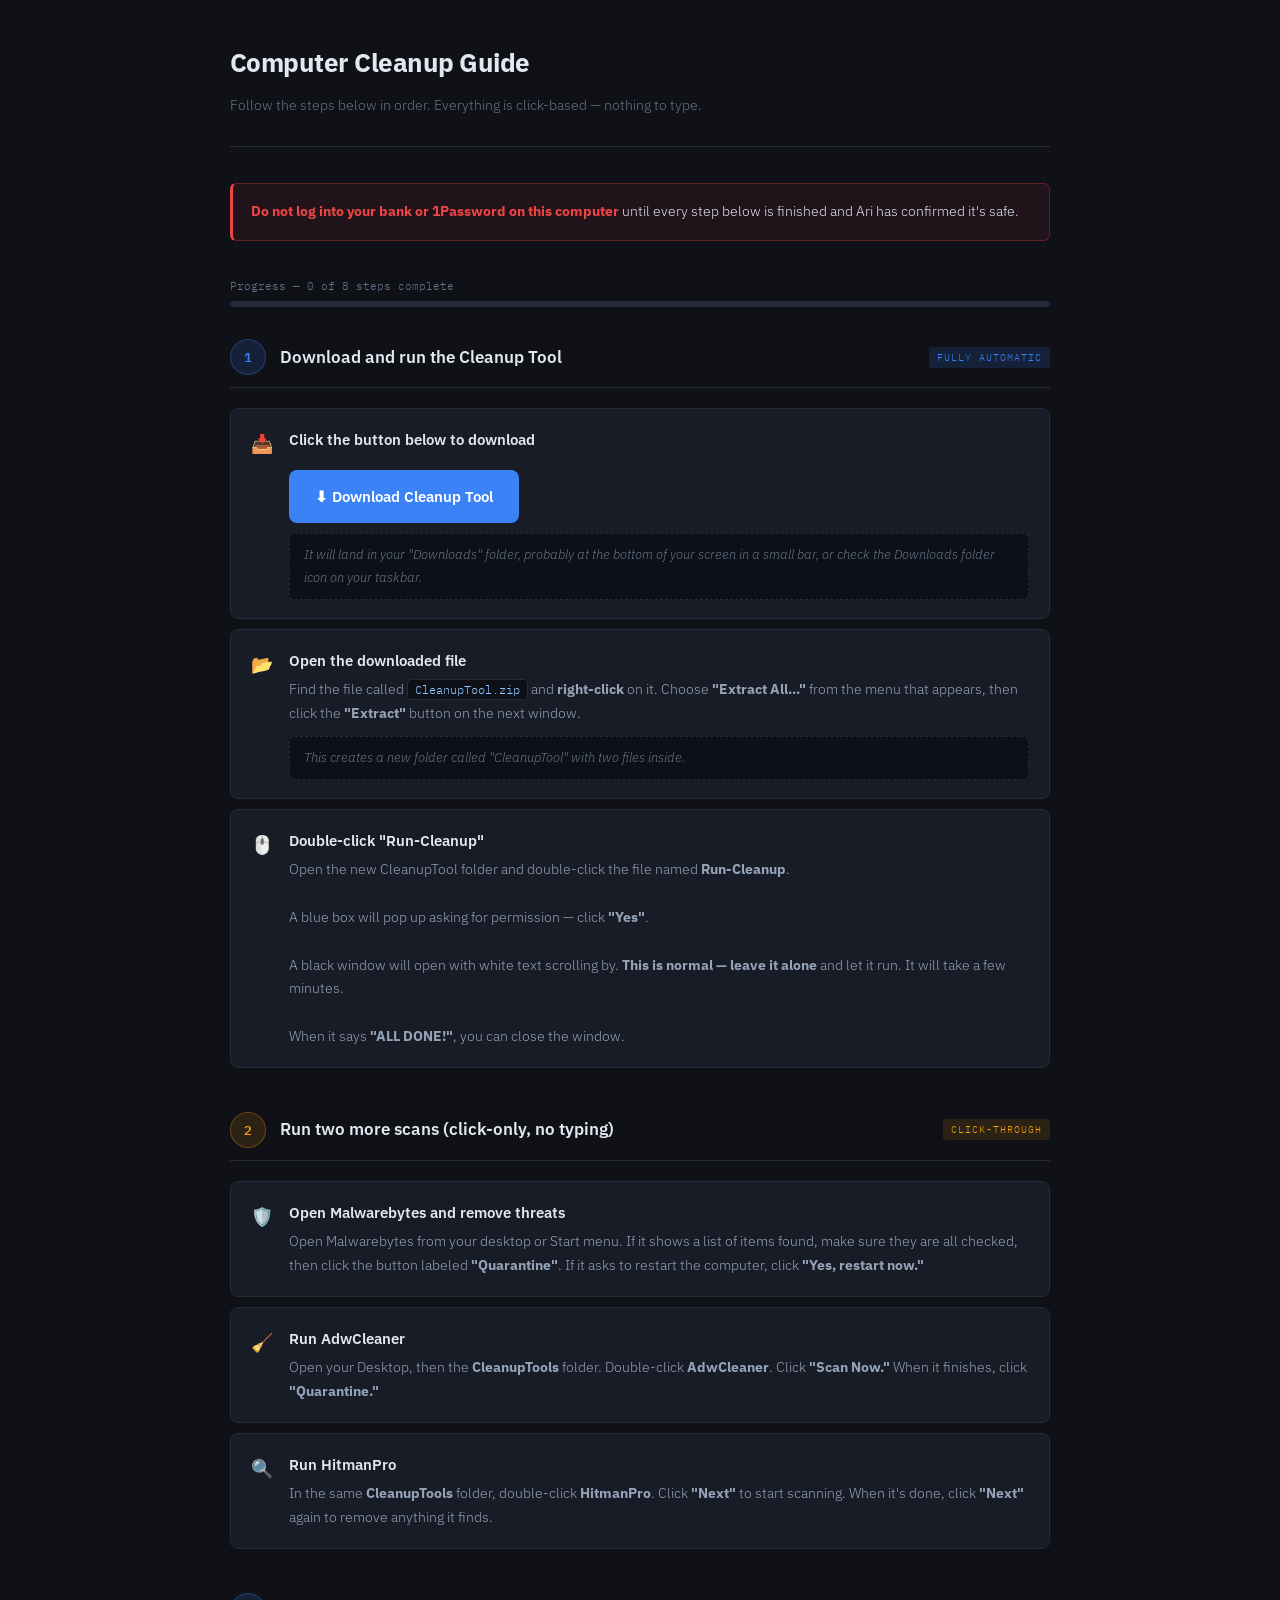
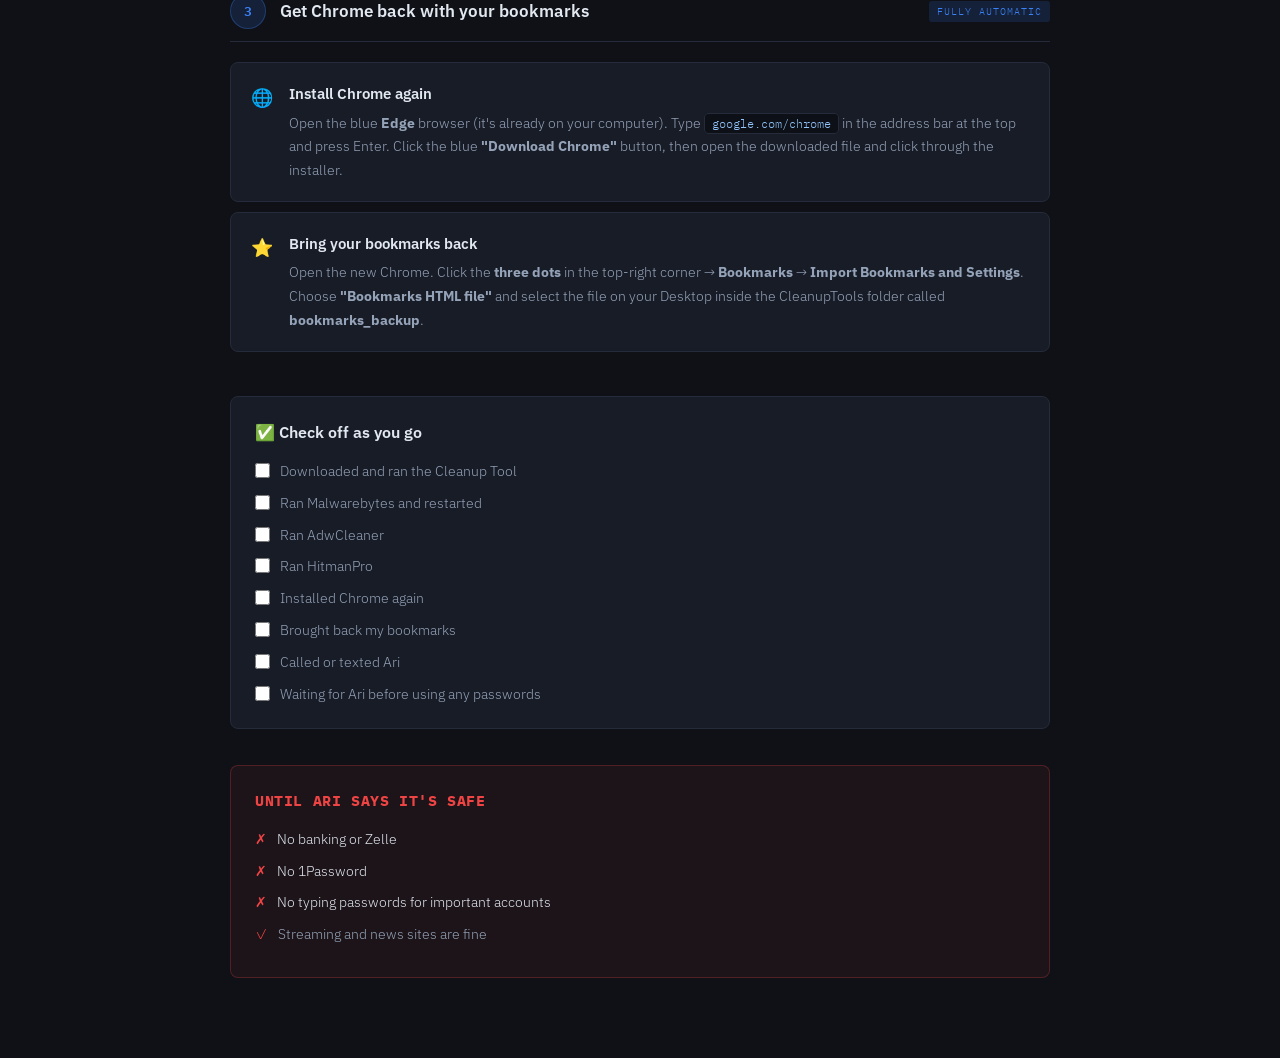
<file: guide.html>
<!DOCTYPE html>
<html lang="en">
<head>
<meta charset="UTF-8">
<meta name="viewport" content="width=device-width, initial-scale=1.0">
<title>Computer Cleanup Guide</title>
<style>
  @import url('https://fonts.googleapis.com/css2?family=IBM+Plex+Mono:wght@400;600&family=IBM+Plex+Sans:wght@300;400;600;700&display=swap');
  :root {
    --bg: #0f1117; --surface: #181c27; --border: #252b3b;
    --accent: #3b82f6; --accent2: #10b981; --warn: #f59e0b; --danger: #ef4444;
    --text: #e2e8f0; --muted: #64748b; --code-bg: #0d1117;
  }
  * { box-sizing: border-box; margin: 0; padding: 0; }
  body { background: var(--bg); color: var(--text); font-family: 'IBM Plex Sans', sans-serif; font-weight: 300; line-height: 1.7; padding: 40px 20px 80px; }
  .container { max-width: 820px; margin: 0 auto; }
  header { border-bottom: 1px solid var(--border); padding-bottom: 28px; margin-bottom: 36px; }
  h1 { font-size: 26px; font-weight: 700; letter-spacing: -.02em; margin-bottom: 10px; }
  .subtitle { color: var(--muted); font-size: 14px; }
  .warning-box { background: rgba(239,68,68,.08); border: 1px solid rgba(239,68,68,.3); border-left: 3px solid var(--danger); border-radius: 6px; padding: 16px 18px; margin-bottom: 36px; font-size: 14px; }
  .warning-box strong { color: var(--danger); }
  .phase { margin-bottom: 44px; }
  .phase-header { display: flex; align-items: center; gap: 14px; margin-bottom: 20px; padding-bottom: 12px; border-bottom: 1px solid var(--border); }
  .phase-num { width: 36px; height: 36px; border-radius: 50%; display: flex; align-items: center; justify-content: center; font-family: 'IBM Plex Mono', monospace; font-size: 13px; font-weight: 600; flex-shrink: 0; }
  .phase-num.auto { background: rgba(59,130,246,.15); color: var(--accent); border: 1px solid rgba(59,130,246,.3); }
  .phase-num.manual { background: rgba(245,158,11,.12); color: var(--warn); border: 1px solid rgba(245,158,11,.3); }
  .phase-title { font-size: 17px; font-weight: 600; }
  .phase-tag { font-family: 'IBM Plex Mono', monospace; font-size: 10px; letter-spacing: .1em; text-transform: uppercase; padding: 2px 8px; border-radius: 3px; margin-left: auto; }
  .tag-auto { background: rgba(59,130,246,.15); color: var(--accent); }
  .tag-manual { background: rgba(245,158,11,.12); color: var(--warn); }
  .step { background: var(--surface); border: 1px solid var(--border); border-radius: 8px; padding: 18px 20px; margin-bottom: 10px; display: flex; gap: 16px; }
  .step-icon { font-size: 18px; flex-shrink: 0; margin-top: 2px; }
  .step-content { flex: 1; }
  .step-title { font-weight: 600; font-size: 15px; margin-bottom: 5px; }
  .step-desc { color: #94a3b8; font-size: 14px; }
  code { font-family: 'IBM Plex Mono', monospace; font-size: 12px; background: var(--code-bg); border: 1px solid var(--border); padding: 2px 7px; border-radius: 4px; color: #93c5fd; }
  .download-btn { display: inline-block; margin-top: 12px; background: var(--accent); color: white; border: none; border-radius: 8px; padding: 14px 26px; font-size: 15px; font-weight: 600; text-decoration: none; }
  .download-btn:hover { background: #2563eb; }
  .burner-rules { background: rgba(239,68,68,.06); border: 1px solid rgba(239,68,68,.25); border-radius: 8px; padding: 22px 24px; margin-top: 36px; }
  .burner-rules h3 { color: var(--danger); font-size: 15px; font-weight: 700; letter-spacing: .04em; text-transform: uppercase; margin-bottom: 14px; font-family: 'IBM Plex Mono', monospace; }
  .rule { display: flex; gap: 10px; margin-bottom: 8px; font-size: 14px; }
  .rule-icon { color: var(--danger); flex-shrink: 0; }
  .checklist { display: flex; flex-direction: column; gap: 8px; margin-top: 8px; }
  .check-item { display: flex; align-items: flex-start; gap: 10px; font-size: 14px; color: #94a3b8; cursor: pointer; }
  .check-item input[type=checkbox] { margin-top: 3px; accent-color: var(--accent2); width: 15px; height: 15px; flex-shrink: 0; }
  .check-item.done { text-decoration: line-through; color: var(--muted); }
  .progress-bar-wrap { background: var(--border); border-radius: 99px; height: 6px; margin-bottom: 32px; overflow: hidden; }
  .progress-bar { height: 100%; background: linear-gradient(90deg, var(--accent), var(--accent2)); border-radius: 99px; transition: width .4s ease; width: 0%; }
  .progress-label { font-family: 'IBM Plex Mono', monospace; font-size: 11px; color: var(--muted); margin-bottom: 6px; }
  .screenshot-note { background: var(--code-bg); border: 1px dashed var(--border); border-radius: 6px; padding: 10px 14px; margin-top: 10px; font-size: 13px; color: var(--muted); font-style: italic; }
</style>
</head>
<body>
<div class="container">

  <header>
    <h1>Computer Cleanup Guide</h1>
    <p class="subtitle">Follow the steps below in order. Everything is click-based — nothing to type.</p>
  </header>

  <div class="warning-box">
    <strong>Do not log into your bank or 1Password on this computer</strong> until every step below is finished and Ari has confirmed it's safe.
  </div>

  <div class="progress-label" id="progress-label">Progress — 0 of 8 steps complete</div>
  <div class="progress-bar-wrap"><div class="progress-bar" id="progress-bar"></div></div>

  <!-- STEP 1 -->
  <div class="phase">
    <div class="phase-header">
      <div class="phase-num auto">1</div>
      <div class="phase-title">Download and run the Cleanup Tool</div>
      <span class="phase-tag tag-auto">Fully automatic</span>
    </div>

    <div class="step">
      <div class="step-icon">📥</div>
      <div class="step-content">
        <div class="step-title">Click the button below to download</div>
        <div class="step-desc">
          <a class="download-btn" href="CleanupTool.zip" download>⬇ Download Cleanup Tool</a>
          <div class="screenshot-note">It will land in your "Downloads" folder, probably at the bottom of your screen in a small bar, or check the Downloads folder icon on your taskbar.</div>
        </div>
      </div>
    </div>

    <div class="step">
      <div class="step-icon">📂</div>
      <div class="step-content">
        <div class="step-title">Open the downloaded file</div>
        <div class="step-desc">
          Find the file called <code>CleanupTool.zip</code> and <strong>right-click</strong> on it. Choose <strong>"Extract All..."</strong> from the menu that appears, then click the <strong>"Extract"</strong> button on the next window.
          <div class="screenshot-note">This creates a new folder called "CleanupTool" with two files inside.</div>
        </div>
      </div>
    </div>

    <div class="step">
      <div class="step-icon">🖱️</div>
      <div class="step-content">
        <div class="step-title">Double-click "Run-Cleanup"</div>
        <div class="step-desc">
          Open the new CleanupTool folder and double-click the file named <strong>Run-Cleanup</strong>.<br><br>
          A blue box will pop up asking for permission — click <strong>"Yes"</strong>.<br><br>
          A black window will open with white text scrolling by. <strong>This is normal — leave it alone</strong> and let it run. It will take a few minutes.<br><br>
          When it says <strong>"ALL DONE!"</strong>, you can close the window.
        </div>
      </div>
    </div>
  </div>

  <!-- STEP 2 -->
  <div class="phase">
    <div class="phase-header">
      <div class="phase-num manual">2</div>
      <div class="phase-title">Run two more scans (click-only, no typing)</div>
      <span class="phase-tag tag-manual">Click-through</span>
    </div>

    <div class="step">
      <div class="step-icon">🛡️</div>
      <div class="step-content">
        <div class="step-title">Open Malwarebytes and remove threats</div>
        <div class="step-desc">
          Open Malwarebytes from your desktop or Start menu. If it shows a list of items found, make sure they are all checked, then click the button labeled <strong>"Quarantine"</strong>. If it asks to restart the computer, click <strong>"Yes, restart now."</strong>
        </div>
      </div>
    </div>

    <div class="step">
      <div class="step-icon">🧹</div>
      <div class="step-content">
        <div class="step-title">Run AdwCleaner</div>
        <div class="step-desc">
          Open your Desktop, then the <strong>CleanupTools</strong> folder. Double-click <strong>AdwCleaner</strong>. Click <strong>"Scan Now."</strong> When it finishes, click <strong>"Quarantine."</strong>
        </div>
      </div>
    </div>

    <div class="step">
      <div class="step-icon">🔍</div>
      <div class="step-content">
        <div class="step-title">Run HitmanPro</div>
        <div class="step-desc">
          In the same <strong>CleanupTools</strong> folder, double-click <strong>HitmanPro</strong>. Click <strong>"Next"</strong> to start scanning. When it's done, click <strong>"Next"</strong> again to remove anything it finds.
        </div>
      </div>
    </div>
  </div>

  <!-- STEP 3 -->
  <div class="phase">
    <div class="phase-header">
      <div class="phase-num auto">3</div>
      <div class="phase-title">Get Chrome back with your bookmarks</div>
      <span class="phase-tag tag-auto">Fully automatic</span>
    </div>

    <div class="step">
      <div class="step-icon">🌐</div>
      <div class="step-content">
        <div class="step-title">Install Chrome again</div>
        <div class="step-desc">
          Open the blue <strong>Edge</strong> browser (it's already on your computer). Type <code>google.com/chrome</code> in the address bar at the top and press Enter. Click the blue <strong>"Download Chrome"</strong> button, then open the downloaded file and click through the installer.
        </div>
      </div>
    </div>

    <div class="step">
      <div class="step-icon">⭐</div>
      <div class="step-content">
        <div class="step-title">Bring your bookmarks back</div>
        <div class="step-desc">
          Open the new Chrome. Click the <strong>three dots</strong> in the top-right corner → <strong>Bookmarks</strong> → <strong>Import Bookmarks and Settings</strong>. Choose <strong>"Bookmarks HTML file"</strong> and select the file on your Desktop inside the CleanupTools folder called <strong>bookmarks_backup</strong>.
        </div>
      </div>
    </div>
  </div>

  <!-- CHECKLIST -->
  <div style="background:var(--surface); border:1px solid var(--border); border-radius:8px; padding:22px 24px; margin-bottom:28px;">
    <div style="font-weight:600; margin-bottom:14px;">✅ Check off as you go</div>
    <div class="checklist" id="checklist">
      <label class="check-item"><input type="checkbox" onchange="updateProgress()"> Downloaded and ran the Cleanup Tool</label>
      <label class="check-item"><input type="checkbox" onchange="updateProgress()"> Ran Malwarebytes and restarted</label>
      <label class="check-item"><input type="checkbox" onchange="updateProgress()"> Ran AdwCleaner</label>
      <label class="check-item"><input type="checkbox" onchange="updateProgress()"> Ran HitmanPro</label>
      <label class="check-item"><input type="checkbox" onchange="updateProgress()"> Installed Chrome again</label>
      <label class="check-item"><input type="checkbox" onchange="updateProgress()"> Brought back my bookmarks</label>
      <label class="check-item"><input type="checkbox" onchange="updateProgress()"> Called or texted Ari</label>
      <label class="check-item"><input type="checkbox" onchange="updateProgress()"> Waiting for Ari before using any passwords</label>
    </div>
  </div>

  <div class="burner-rules">
    <h3>Until Ari says it's safe</h3>
    <div class="rule"><span class="rule-icon">✗</span> <span>No banking or Zelle</span></div>
    <div class="rule"><span class="rule-icon">✗</span> <span>No 1Password</span></div>
    <div class="rule"><span class="rule-icon">✗</span> <span>No typing passwords for important accounts</span></div>
    <div class="rule"><span class="rule-icon">✓</span> <span style="color:#94a3b8">Streaming and news sites are fine</span></div>
  </div>

</div>

<script>
  function updateProgress() {
    const boxes = document.querySelectorAll('#checklist input[type=checkbox]');
    const total = boxes.length;
    const done = [...boxes].filter(b => b.checked).length;
    const pct = Math.round((done / total) * 100);
    document.getElementById('progress-bar').style.width = pct + '%';
    document.getElementById('progress-label').textContent = `Progress — ${done} of ${total} steps complete`;
    boxes.forEach(b => { b.closest('.check-item').classList.toggle('done', b.checked); });
  }
</script>
</body>
</html>
</file>
<file: carmen-sandiego/style.css>
@import url('https://fonts.googleapis.com/css2?family=Inter:wght@400;500;600;700;800&display=swap');

:root {
  --bg: #f4f5f9;
  --surface: #ffffff;
  --surface-sunken: #f1f2f8;
  --border: #e4e6f0;
  --text: #1a1d29;
  --text-muted: #6b7089;
  --accent: #4f46e5;
  --accent-soft: #eef0fe;
  --accent-hover: #4338ca;
  --success: #16a34a;
  --success-soft: #e9f9ef;
  --danger: #dc2626;
  --danger-soft: #fdecec;
  --warning: #d97706;
  --shadow-sm: 0 1px 2px rgba(20, 21, 40, 0.06);
  --shadow-md: 0 8px 24px rgba(20, 21, 40, 0.08);
  --radius: 14px;
}

* { box-sizing: border-box; }

body {
  margin: 0;
  min-height: 100vh;
  background: var(--bg);
  color: var(--text);
  font-family: 'Inter', system-ui, -apple-system, sans-serif;
  font-size: 15px;
  line-height: 1.55;
  display: flex;
  justify-content: center;
  padding: 32px 16px;
}

#app {
  width: 100%;
  max-width: 760px;
  display: flex;
  flex-direction: column;
  gap: 16px;
}

.hidden { display: none; }

/* ---------- Title / hero ---------- */

.titlecard {
  text-align: center;
  background: var(--surface);
  border: 1px solid var(--border);
  border-radius: var(--radius);
  padding: 48px 32px;
  box-shadow: var(--shadow-md);
}

.titlecard .eyebrow {
  display: inline-block;
  font-size: 12px;
  font-weight: 600;
  letter-spacing: 0.08em;
  text-transform: uppercase;
  color: var(--accent);
  background: var(--accent-soft);
  padding: 4px 12px;
  border-radius: 999px;
  margin-bottom: 16px;
}

.titlecard h1 {
  font-size: 30px;
  font-weight: 800;
  letter-spacing: -0.02em;
  margin: 0 0 12px;
  color: var(--text);
}

.titlecard p {
  color: var(--text-muted);
  max-width: 480px;
  margin: 0 auto 24px;
}

/* ---------- Stat bar ---------- */

.statgrid {
  display: grid;
  grid-template-columns: repeat(auto-fit, minmax(110px, 1fr));
  gap: 10px;
}

.stat {
  background: var(--surface);
  border: 1px solid var(--border);
  border-radius: 12px;
  padding: 10px 14px;
  box-shadow: var(--shadow-sm);
}

.stat .stat-label {
  font-size: 11px;
  font-weight: 600;
  letter-spacing: 0.05em;
  text-transform: uppercase;
  color: var(--text-muted);
  margin-bottom: 4px;
}

.stat .stat-value {
  font-size: 16px;
  font-weight: 700;
  color: var(--text);
}

.stat .stat-value.badge-on { color: var(--success); }
.stat .stat-value.badge-off { color: var(--text-muted); }

.progress-track {
  margin-top: 6px;
  height: 6px;
  border-radius: 999px;
  background: var(--surface-sunken);
  overflow: hidden;
}

.progress-fill {
  height: 100%;
  border-radius: 999px;
  background: linear-gradient(90deg, var(--accent), #7c74f0);
  transition: width 0.3s ease;
}

.progress-fill.low { background: linear-gradient(90deg, var(--danger), #f87171); }

/* ---------- Card ---------- */

.card {
  background: var(--surface);
  border: 1px solid var(--border);
  border-radius: var(--radius);
  padding: 24px;
  box-shadow: var(--shadow-md);
}

.card.center { text-align: center; }

.card-title {
  font-size: 20px;
  font-weight: 700;
  letter-spacing: -0.01em;
  margin: 0 0 6px;
  color: var(--text);
}

.card-subtitle {
  color: var(--text-muted);
  margin: 0 0 4px;
}

.section-label {
  font-size: 12px;
  font-weight: 700;
  letter-spacing: 0.05em;
  text-transform: uppercase;
  color: var(--text-muted);
  margin: 22px 0 10px;
}

.muted { color: var(--text-muted); }

/* ---------- Witness chips ---------- */

.chip-grid {
  display: flex;
  flex-wrap: wrap;
  gap: 8px;
}

.chip {
  display: inline-flex;
  align-items: center;
  gap: 6px;
  font-family: inherit;
  font-size: 14px;
  font-weight: 500;
  background: var(--surface-sunken);
  color: var(--text);
  border: 1px solid var(--border);
  border-radius: 999px;
  padding: 8px 16px;
  cursor: pointer;
  transition: background 0.15s ease, border-color 0.15s ease;
}

.chip:hover:not(:disabled) {
  background: var(--accent-soft);
  border-color: var(--accent);
}

.chip.visited {
  background: var(--success-soft);
  border-color: var(--success);
  color: var(--success);
}

/* ---------- Buttons ---------- */

button {
  font-family: inherit;
}

.btn {
  font-size: 14px;
  font-weight: 600;
  background: var(--surface);
  color: var(--text);
  border: 1px solid var(--border);
  border-radius: 10px;
  padding: 10px 18px;
  cursor: pointer;
  transition: background 0.15s ease, box-shadow 0.15s ease, border-color 0.15s ease;
}

.btn:hover:not(:disabled) {
  border-color: var(--accent);
  box-shadow: var(--shadow-sm);
}

.btn:disabled {
  opacity: 0.45;
  cursor: not-allowed;
}

.btn-primary {
  background: var(--accent);
  color: #fff;
  border-color: var(--accent);
}

.btn-primary:hover:not(:disabled) {
  background: var(--accent-hover);
  border-color: var(--accent-hover);
}

.btn-danger {
  background: var(--danger);
  color: #fff;
  border-color: var(--danger);
}

.btn-danger:hover:not(:disabled) {
  background: #b91c1c;
  border-color: #b91c1c;
}

.btn-full { width: 100%; }

/* ---------- Clue feed ---------- */

.clue-feed {
  min-height: 20px;
  margin: 14px 0;
}

.clue {
  display: flex;
  gap: 10px;
  background: var(--accent-soft);
  border-left: 3px solid var(--accent);
  border-radius: 8px;
  padding: 12px 14px;
  margin: 0;
  animation: clue-in 0.2s ease;
}

.clue.bad {
  background: var(--danger-soft);
  border-left-color: var(--danger);
}

.clue.hint {
  background: #eef6ff;
  border-left-color: #2563eb;
}

.clue .clue-icon { font-size: 16px; line-height: 1.4; }
.clue .clue-body strong { display: block; font-size: 13px; color: var(--text-muted); margin-bottom: 2px; }

@keyframes clue-in {
  from { opacity: 0; transform: translateY(-4px); }
  to { opacity: 1; transform: translateY(0); }
}

/* ---------- Warrant attribute list ---------- */

.attr-grid {
  list-style: none;
  margin: 0;
  padding: 0;
  display: grid;
  grid-template-columns: 1fr 1fr;
  gap: 8px;
}

.attr-item {
  display: flex;
  align-items: baseline;
  gap: 8px;
  padding: 10px 12px;
  border-radius: 10px;
  background: var(--surface-sunken);
  font-size: 13px;
}

.attr-item.known {
  background: var(--success-soft);
}

.attr-item .attr-mark {
  font-weight: 700;
}

.attr-item.known .attr-mark { color: var(--success); }
.attr-item.unknown .attr-mark { color: var(--text-muted); }

.attr-item .attr-label {
  font-weight: 600;
  color: var(--text-muted);
}

.attr-item.known .attr-value {
  color: var(--text);
  font-weight: 500;
}

.attr-item.pending {
  flex-direction: column;
  align-items: stretch;
  gap: 6px;
}

.attr-item-top {
  display: flex;
  align-items: baseline;
  gap: 8px;
}

.attr-item.pending .attr-mark { color: var(--warning); }

.attr-select {
  width: 100%;
  font: inherit;
  font-size: 13px;
  padding: 6px 8px;
  border-radius: 6px;
  border: 1px solid var(--border);
  background: var(--surface);
  color: var(--text);
  cursor: pointer;
}

.attr-select:focus-visible {
  outline: 2px solid var(--accent);
  outline-offset: 1px;
}

.attr-error-msg {
  font-size: 11px;
  color: var(--danger);
  min-height: 14px;
}

/* ---------- Action row ---------- */

.actionrow {
  display: flex;
  flex-wrap: wrap;
  gap: 10px;
  margin-top: 20px;
  padding-top: 18px;
  border-top: 1px solid var(--border);
}

/* ---------- Travel screen ---------- */

.continent-group {
  margin-bottom: 4px;
}

.continent-group .section-label {
  margin-top: 18px;
}

/* ---------- Lineup ---------- */

.lineup-grid {
  display: grid;
  grid-template-columns: repeat(auto-fit, minmax(200px, 1fr));
  gap: 12px;
}

.lineup-card {
  display: flex;
  flex-direction: column;
  border: 1px solid var(--border);
  border-radius: 12px;
  padding: 16px;
  background: var(--surface-sunken);
}

.lineup-name {
  font-weight: 700;
  margin-bottom: 8px;
}

.lineup-traits {
  list-style: none;
  margin: 0 0 14px;
  padding: 0;
  color: var(--text-muted);
  font-size: 13px;
  flex: 1;
}

.lineup-traits li {
  padding: 3px 0;
  border-bottom: 1px dashed var(--border);
}

.lineup-traits li:last-child { border-bottom: none; }

/* ---------- Almanac ---------- */

.almanac-entry {
  border: 1px solid var(--border);
  border-radius: 10px;
  padding: 14px 16px;
  margin-bottom: 10px;
}

.almanac-entry .almanac-title {
  font-weight: 700;
  color: var(--text);
}

.almanac-entry .almanac-country {
  color: var(--text-muted);
  font-weight: 400;
  font-size: 13px;
}

.almanac-entry ul {
  margin: 8px 0 0;
  padding-left: 18px;
  color: var(--text-muted);
}

.almanac-entry li { margin-bottom: 2px; }

/* ---------- Responsive ---------- */

@media (max-width: 560px) {
  .statgrid { grid-template-columns: repeat(2, 1fr); }
  .attr-grid { grid-template-columns: 1fr; }
}
</file>
